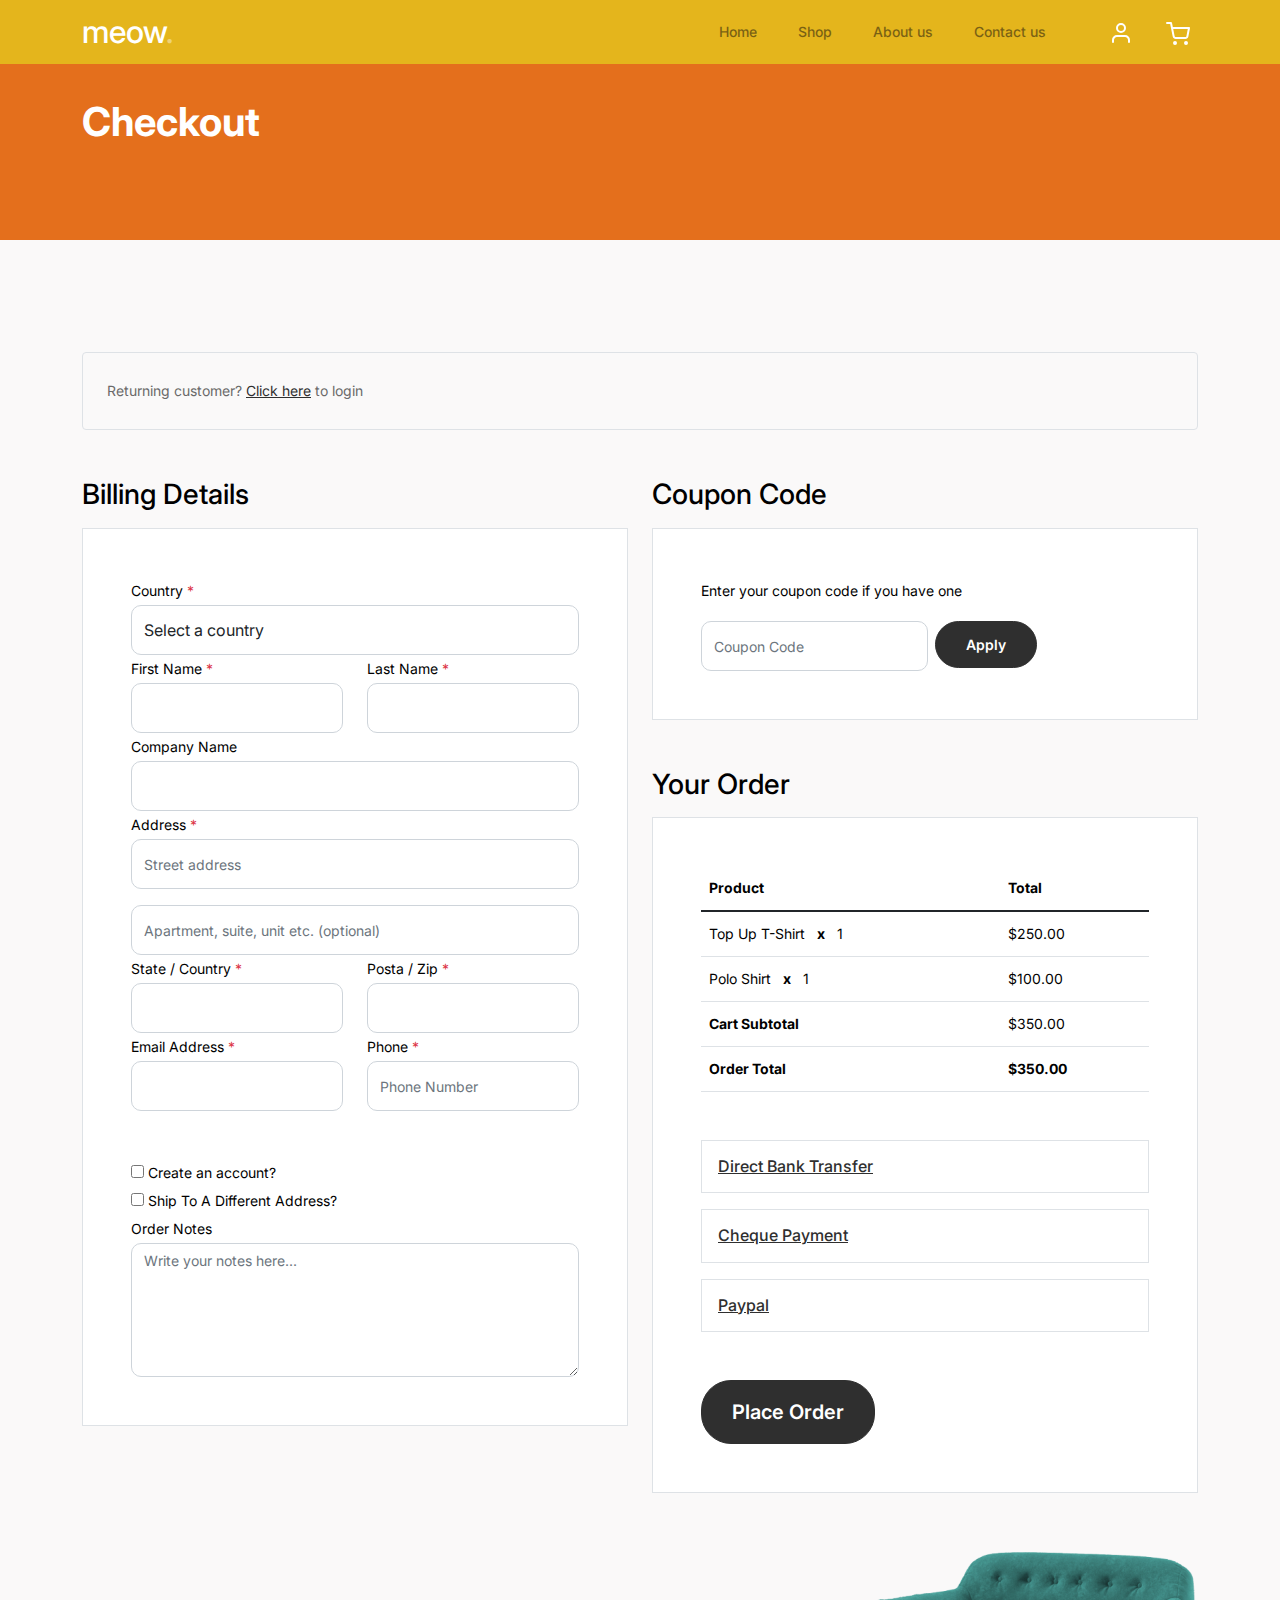
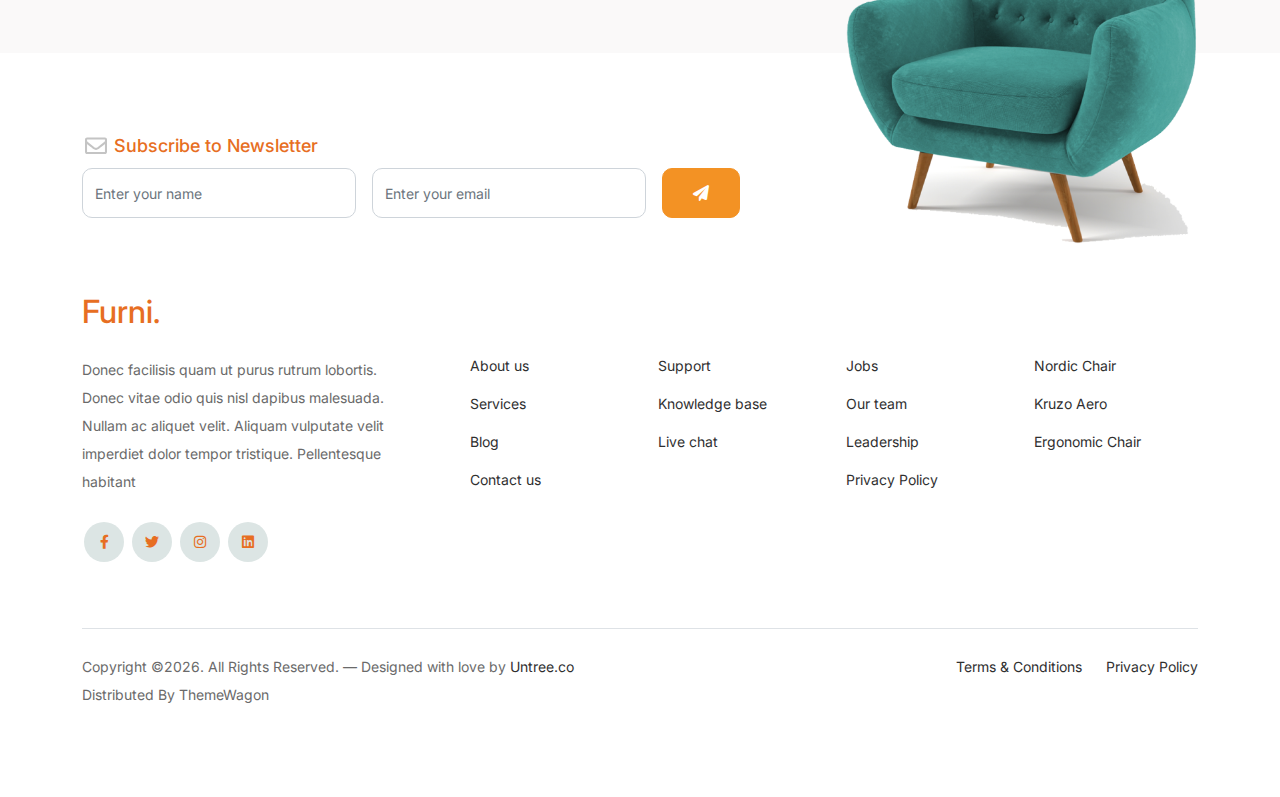
<file: checkout.html>
<!-- /*
* Bootstrap 5
* Template Name: Furni
* Template Author: Untree.co
* Template URI: https://untree.co/
* License: https://creativecommons.org/licenses/by/3.0/
*/ -->
<!doctype html>
<html lang="en">
<head>
  <meta charset="utf-8">
  <meta name="viewport" content="width=device-width, initial-scale=1, shrink-to-fit=no">
  <meta name="author" content="Untree.co">
  <link rel="shortcut icon" href="favicon.png">

  <meta name="description" content="" />
  <meta name="keywords" content="bootstrap, bootstrap4" />

		<!-- Bootstrap CSS -->
		<link href="css/bootstrap.min.css" rel="stylesheet">
		<link href="https://cdnjs.cloudflare.com/ajax/libs/font-awesome/6.0.0-beta3/css/all.min.css" rel="stylesheet">
		<link href="css/tiny-slider.css" rel="stylesheet">
		<link href="css/style.css" rel="stylesheet">
		<title>Furni Free Bootstrap 5 Template for Furniture and Interior Design Websites by Untree.co </title>
	</head>

	<body>

		<!-- Start Header/Navigation -->
		<nav class="custom-navbar navbar navbar navbar-expand-md navbar-dark bg-dark" arial-label="Furni navigation bar">

			<div class="container">
				<a class="navbar-brand" href="index.html">meow<span>.</span></a>

				<button class="navbar-toggler" type="button" data-bs-toggle="collapse" data-bs-target="#navbarsFurni" aria-controls="navbarsFurni" aria-expanded="false" aria-label="Toggle navigation">
					<span class="navbar-toggler-icon"></span>
				</button>

				<div class="collapse navbar-collapse" id="navbarsFurni">
					<ul class="custom-navbar-nav navbar-nav ms-auto mb-2 mb-md-0">
						<li class="nav-item ">
							<a class="nav-link" href="index.html">Home</a>
						</li>
						<li><a class="nav-link" href="shop.html">Shop</a></li>
						<li><a class="nav-link" href="about.html">About us</a></li>
						<li><a class="nav-link" href="contact.html">Contact us</a></li>
					</ul>

					<ul class="custom-navbar-cta navbar-nav mb-2 mb-md-0 ms-5">
						<li><a class="nav-link" href="#"><img src="images/user.svg"></a></li>
						<li><a class="nav-link" href="cart.html"><img src="images/cart.svg"></a></li>
					</ul>
				</div>
			</div>
				
		</nav>
		<!-- End Header/Navigation -->

		<!-- Start Hero Section -->
			<div class="hero">
				<div class="container">
					<div class="row justify-content-between">
						<div class="col-lg-5">
							<div class="intro-excerpt">
								<h1>Checkout</h1>
							</div>
						</div>
						<div class="col-lg-7">
							
						</div>
					</div>
				</div>
			</div>
		<!-- End Hero Section -->

		<div class="untree_co-section">
		    <div class="container">
		      <div class="row mb-5">
		        <div class="col-md-12">
		          <div class="border p-4 rounded" role="alert">
		            Returning customer? <a href="#">Click here</a> to login
		          </div>
		        </div>
		      </div>
		      <div class="row">
		        <div class="col-md-6 mb-5 mb-md-0">
		          <h2 class="h3 mb-3 text-black">Billing Details</h2>
		          <div class="p-3 p-lg-5 border bg-white">
		            <div class="form-group">
		              <label for="c_country" class="text-black">Country <span class="text-danger">*</span></label>
		              <select id="c_country" class="form-control">
		                <option value="1">Select a country</option>    
		                <option value="2">bangladesh</option>    
		                <option value="3">Algeria</option>    
		                <option value="4">Afghanistan</option>    
		                <option value="5">Ghana</option>    
		                <option value="6">Albania</option>    
		                <option value="7">Bahrain</option>    
		                <option value="8">Colombia</option>    
		                <option value="9">Dominican Republic</option>    
		              </select>
		            </div>
		            <div class="form-group row">
		              <div class="col-md-6">
		                <label for="c_fname" class="text-black">First Name <span class="text-danger">*</span></label>
		                <input type="text" class="form-control" id="c_fname" name="c_fname">
		              </div>
		              <div class="col-md-6">
		                <label for="c_lname" class="text-black">Last Name <span class="text-danger">*</span></label>
		                <input type="text" class="form-control" id="c_lname" name="c_lname">
		              </div>
		            </div>

		            <div class="form-group row">
		              <div class="col-md-12">
		                <label for="c_companyname" class="text-black">Company Name </label>
		                <input type="text" class="form-control" id="c_companyname" name="c_companyname">
		              </div>
		            </div>

		            <div class="form-group row">
		              <div class="col-md-12">
		                <label for="c_address" class="text-black">Address <span class="text-danger">*</span></label>
		                <input type="text" class="form-control" id="c_address" name="c_address" placeholder="Street address">
		              </div>
		            </div>

		            <div class="form-group mt-3">
		              <input type="text" class="form-control" placeholder="Apartment, suite, unit etc. (optional)">
		            </div>

		            <div class="form-group row">
		              <div class="col-md-6">
		                <label for="c_state_country" class="text-black">State / Country <span class="text-danger">*</span></label>
		                <input type="text" class="form-control" id="c_state_country" name="c_state_country">
		              </div>
		              <div class="col-md-6">
		                <label for="c_postal_zip" class="text-black">Posta / Zip <span class="text-danger">*</span></label>
		                <input type="text" class="form-control" id="c_postal_zip" name="c_postal_zip">
		              </div>
		            </div>

		            <div class="form-group row mb-5">
		              <div class="col-md-6">
		                <label for="c_email_address" class="text-black">Email Address <span class="text-danger">*</span></label>
		                <input type="text" class="form-control" id="c_email_address" name="c_email_address">
		              </div>
		              <div class="col-md-6">
		                <label for="c_phone" class="text-black">Phone <span class="text-danger">*</span></label>
		                <input type="text" class="form-control" id="c_phone" name="c_phone" placeholder="Phone Number">
		              </div>
		            </div>

		            <div class="form-group">
		              <label for="c_create_account" class="text-black" data-bs-toggle="collapse" href="#create_an_account" role="button" aria-expanded="false" aria-controls="create_an_account"><input type="checkbox" value="1" id="c_create_account"> Create an account?</label>
		              <div class="collapse" id="create_an_account">
		                <div class="py-2 mb-4">
		                  <p class="mb-3">Create an account by entering the information below. If you are a returning customer please login at the top of the page.</p>
		                  <div class="form-group">
		                    <label for="c_account_password" class="text-black">Account Password</label>
		                    <input type="email" class="form-control" id="c_account_password" name="c_account_password" placeholder="">
		                  </div>
		                </div>
		              </div>
		            </div>


		            <div class="form-group">
		              <label for="c_ship_different_address" class="text-black" data-bs-toggle="collapse" href="#ship_different_address" role="button" aria-expanded="false" aria-controls="ship_different_address"><input type="checkbox" value="1" id="c_ship_different_address"> Ship To A Different Address?</label>
		              <div class="collapse" id="ship_different_address">
		                <div class="py-2">

		                  <div class="form-group">
		                    <label for="c_diff_country" class="text-black">Country <span class="text-danger">*</span></label>
		                    <select id="c_diff_country" class="form-control">
		                      <option value="1">Select a country</option>    
		                      <option value="2">bangladesh</option>    
		                      <option value="3">Algeria</option>    
		                      <option value="4">Afghanistan</option>    
		                      <option value="5">Ghana</option>    
		                      <option value="6">Albania</option>    
		                      <option value="7">Bahrain</option>    
		                      <option value="8">Colombia</option>    
		                      <option value="9">Dominican Republic</option>    
		                    </select>
		                  </div>


		                  <div class="form-group row">
		                    <div class="col-md-6">
		                      <label for="c_diff_fname" class="text-black">First Name <span class="text-danger">*</span></label>
		                      <input type="text" class="form-control" id="c_diff_fname" name="c_diff_fname">
		                    </div>
		                    <div class="col-md-6">
		                      <label for="c_diff_lname" class="text-black">Last Name <span class="text-danger">*</span></label>
		                      <input type="text" class="form-control" id="c_diff_lname" name="c_diff_lname">
		                    </div>
		                  </div>

		                  <div class="form-group row">
		                    <div class="col-md-12">
		                      <label for="c_diff_companyname" class="text-black">Company Name </label>
		                      <input type="text" class="form-control" id="c_diff_companyname" name="c_diff_companyname">
		                    </div>
		                  </div>

		                  <div class="form-group row  mb-3">
		                    <div class="col-md-12">
		                      <label for="c_diff_address" class="text-black">Address <span class="text-danger">*</span></label>
		                      <input type="text" class="form-control" id="c_diff_address" name="c_diff_address" placeholder="Street address">
		                    </div>
		                  </div>

		                  <div class="form-group">
		                    <input type="text" class="form-control" placeholder="Apartment, suite, unit etc. (optional)">
		                  </div>

		                  <div class="form-group row">
		                    <div class="col-md-6">
		                      <label for="c_diff_state_country" class="text-black">State / Country <span class="text-danger">*</span></label>
		                      <input type="text" class="form-control" id="c_diff_state_country" name="c_diff_state_country">
		                    </div>
		                    <div class="col-md-6">
		                      <label for="c_diff_postal_zip" class="text-black">Posta / Zip <span class="text-danger">*</span></label>
		                      <input type="text" class="form-control" id="c_diff_postal_zip" name="c_diff_postal_zip">
		                    </div>
		                  </div>

		                  <div class="form-group row mb-5">
		                    <div class="col-md-6">
		                      <label for="c_diff_email_address" class="text-black">Email Address <span class="text-danger">*</span></label>
		                      <input type="text" class="form-control" id="c_diff_email_address" name="c_diff_email_address">
		                    </div>
		                    <div class="col-md-6">
		                      <label for="c_diff_phone" class="text-black">Phone <span class="text-danger">*</span></label>
		                      <input type="text" class="form-control" id="c_diff_phone" name="c_diff_phone" placeholder="Phone Number">
		                    </div>
		                  </div>

		                </div>

		              </div>
		            </div>

		            <div class="form-group">
		              <label for="c_order_notes" class="text-black">Order Notes</label>
		              <textarea name="c_order_notes" id="c_order_notes" cols="30" rows="5" class="form-control" placeholder="Write your notes here..."></textarea>
		            </div>

		          </div>
		        </div>
		        <div class="col-md-6">

		          <div class="row mb-5">
		            <div class="col-md-12">
		              <h2 class="h3 mb-3 text-black">Coupon Code</h2>
		              <div class="p-3 p-lg-5 border bg-white">

		                <label for="c_code" class="text-black mb-3">Enter your coupon code if you have one</label>
		                <div class="input-group w-75 couponcode-wrap">
		                  <input type="text" class="form-control me-2" id="c_code" placeholder="Coupon Code" aria-label="Coupon Code" aria-describedby="button-addon2">
		                  <div class="input-group-append">
		                    <button class="btn btn-black btn-sm" type="button" id="button-addon2">Apply</button>
		                  </div>
		                </div>

		              </div>
		            </div>
		          </div>

		          <div class="row mb-5">
		            <div class="col-md-12">
		              <h2 class="h3 mb-3 text-black">Your Order</h2>
		              <div class="p-3 p-lg-5 border bg-white">
		                <table class="table site-block-order-table mb-5">
		                  <thead>
		                    <th>Product</th>
		                    <th>Total</th>
		                  </thead>
		                  <tbody>
		                    <tr>
		                      <td>Top Up T-Shirt <strong class="mx-2">x</strong> 1</td>
		                      <td>$250.00</td>
		                    </tr>
		                    <tr>
		                      <td>Polo Shirt <strong class="mx-2">x</strong>   1</td>
		                      <td>$100.00</td>
		                    </tr>
		                    <tr>
		                      <td class="text-black font-weight-bold"><strong>Cart Subtotal</strong></td>
		                      <td class="text-black">$350.00</td>
		                    </tr>
		                    <tr>
		                      <td class="text-black font-weight-bold"><strong>Order Total</strong></td>
		                      <td class="text-black font-weight-bold"><strong>$350.00</strong></td>
		                    </tr>
		                  </tbody>
		                </table>

		                <div class="border p-3 mb-3">
		                  <h3 class="h6 mb-0"><a class="d-block" data-bs-toggle="collapse" href="#collapsebank" role="button" aria-expanded="false" aria-controls="collapsebank">Direct Bank Transfer</a></h3>

		                  <div class="collapse" id="collapsebank">
		                    <div class="py-2">
		                      <p class="mb-0">Make your payment directly into our bank account. Please use your Order ID as the payment reference. Your order won’t be shipped until the funds have cleared in our account.</p>
		                    </div>
		                  </div>
		                </div>

		                <div class="border p-3 mb-3">
		                  <h3 class="h6 mb-0"><a class="d-block" data-bs-toggle="collapse" href="#collapsecheque" role="button" aria-expanded="false" aria-controls="collapsecheque">Cheque Payment</a></h3>

		                  <div class="collapse" id="collapsecheque">
		                    <div class="py-2">
		                      <p class="mb-0">Make your payment directly into our bank account. Please use your Order ID as the payment reference. Your order won’t be shipped until the funds have cleared in our account.</p>
		                    </div>
		                  </div>
		                </div>

		                <div class="border p-3 mb-5">
		                  <h3 class="h6 mb-0"><a class="d-block" data-bs-toggle="collapse" href="#collapsepaypal" role="button" aria-expanded="false" aria-controls="collapsepaypal">Paypal</a></h3>

		                  <div class="collapse" id="collapsepaypal">
		                    <div class="py-2">
		                      <p class="mb-0">Make your payment directly into our bank account. Please use your Order ID as the payment reference. Your order won’t be shipped until the funds have cleared in our account.</p>
		                    </div>
		                  </div>
		                </div>

		                <div class="form-group">
		                  <button class="btn btn-black btn-lg py-3 btn-block" onclick="window.location='thankyou.html'">Place Order</button>
		                </div>

		              </div>
		            </div>
		          </div>

		        </div>
		      </div>
		      <!-- </form> -->
		    </div>
		  </div>

		<!-- Start Footer Section -->
		<footer class="footer-section">
			<div class="container relative">

				<div class="sofa-img">
					<img src="images/sofa.png" alt="Image" class="img-fluid">
				</div>

				<div class="row">
					<div class="col-lg-8">
						<div class="subscription-form">
							<h3 class="d-flex align-items-center"><span class="me-1"><img src="images/envelope-outline.svg" alt="Image" class="img-fluid"></span><span>Subscribe to Newsletter</span></h3>

							<form action="#" class="row g-3">
								<div class="col-auto">
									<input type="text" class="form-control" placeholder="Enter your name">
								</div>
								<div class="col-auto">
									<input type="email" class="form-control" placeholder="Enter your email">
								</div>
								<div class="col-auto">
									<button class="btn btn-primary">
										<span class="fa fa-paper-plane"></span>
									</button>
								</div>
							</form>

						</div>
					</div>
				</div>

				<div class="row g-5 mb-5">
					<div class="col-lg-4">
						<div class="mb-4 footer-logo-wrap"><a href="#" class="footer-logo">Furni<span>.</span></a></div>
						<p class="mb-4">Donec facilisis quam ut purus rutrum lobortis. Donec vitae odio quis nisl dapibus malesuada. Nullam ac aliquet velit. Aliquam vulputate velit imperdiet dolor tempor tristique. Pellentesque habitant</p>

						<ul class="list-unstyled custom-social">
							<li><a href="#"><span class="fa fa-brands fa-facebook-f"></span></a></li>
							<li><a href="#"><span class="fa fa-brands fa-twitter"></span></a></li>
							<li><a href="#"><span class="fa fa-brands fa-instagram"></span></a></li>
							<li><a href="#"><span class="fa fa-brands fa-linkedin"></span></a></li>
						</ul>
					</div>

					<div class="col-lg-8">
						<div class="row links-wrap">
							<div class="col-6 col-sm-6 col-md-3">
								<ul class="list-unstyled">
									<li><a href="#">About us</a></li>
									<li><a href="#">Services</a></li>
									<li><a href="#">Blog</a></li>
									<li><a href="#">Contact us</a></li>
								</ul>
							</div>

							<div class="col-6 col-sm-6 col-md-3">
								<ul class="list-unstyled">
									<li><a href="#">Support</a></li>
									<li><a href="#">Knowledge base</a></li>
									<li><a href="#">Live chat</a></li>
								</ul>
							</div>

							<div class="col-6 col-sm-6 col-md-3">
								<ul class="list-unstyled">
									<li><a href="#">Jobs</a></li>
									<li><a href="#">Our team</a></li>
									<li><a href="#">Leadership</a></li>
									<li><a href="#">Privacy Policy</a></li>
								</ul>
							</div>

							<div class="col-6 col-sm-6 col-md-3">
								<ul class="list-unstyled">
									<li><a href="#">Nordic Chair</a></li>
									<li><a href="#">Kruzo Aero</a></li>
									<li><a href="#">Ergonomic Chair</a></li>
								</ul>
							</div>
						</div>
					</div>

				</div>

				<div class="border-top copyright">
					<div class="row pt-4">
						<div class="col-lg-6">
							<p class="mb-2 text-center text-lg-start">Copyright &copy;<script>document.write(new Date().getFullYear());</script>. All Rights Reserved. &mdash; Designed with love by <a href="https://untree.co">Untree.co</a> Distributed By <a hreff="https://themewagon.com">ThemeWagon</a>  <!-- License information: https://untree.co/license/ -->
            </p>
						</div>

						<div class="col-lg-6 text-center text-lg-end">
							<ul class="list-unstyled d-inline-flex ms-auto">
								<li class="me-4"><a href="#">Terms &amp; Conditions</a></li>
								<li><a href="#">Privacy Policy</a></li>
							</ul>
						</div>

					</div>
				</div>

			</div>
		</footer>
		<!-- End Footer Section -->	


		<script src="js/bootstrap.bundle.min.js"></script>
		<script src="js/tiny-slider.js"></script>
		<script src="js/custom.js"></script>
	</body>

</html>
</file>
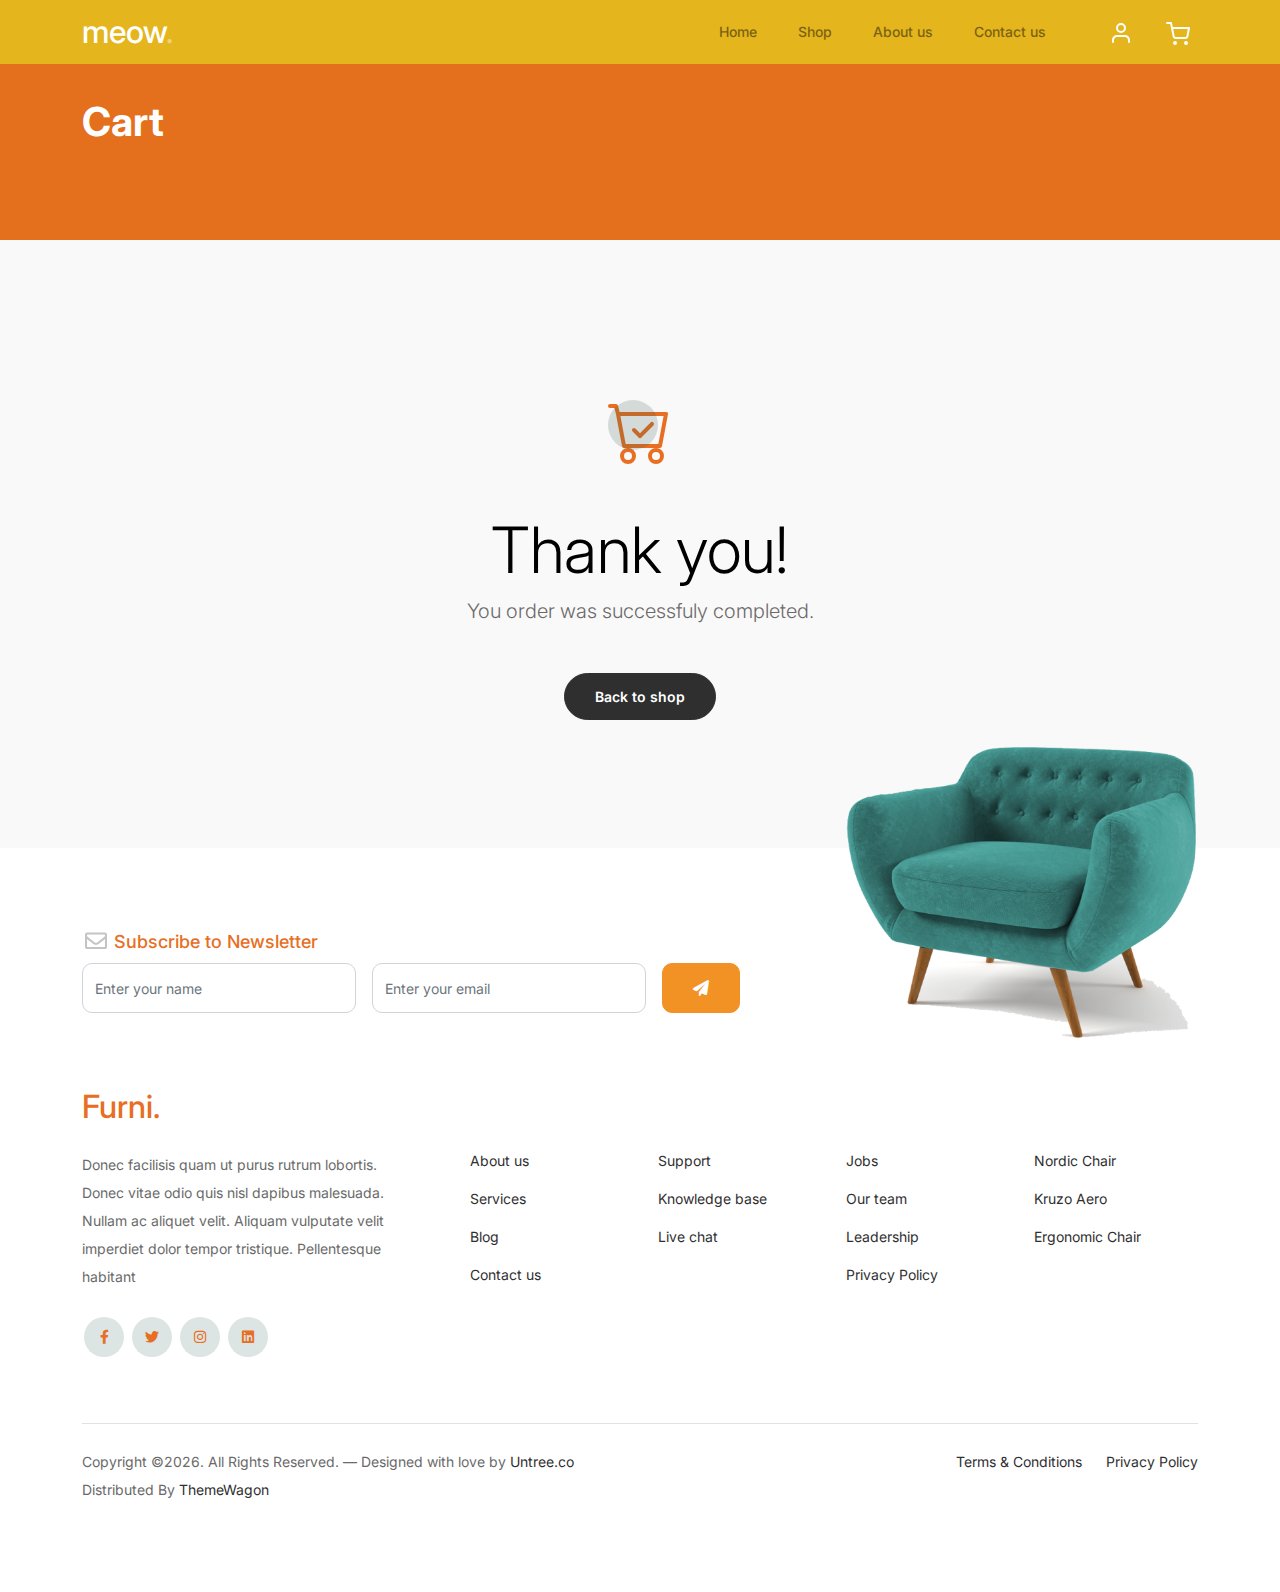
<file: thankyou.html>
<!-- /*
* Bootstrap 5
* Template Name: Furni
* Template Author: Untree.co
* Template URI: https://untree.co/
* License: https://creativecommons.org/licenses/by/3.0/
*/ -->
<!doctype html>
<html lang="en">
<head>
  <meta charset="utf-8">
  <meta name="viewport" content="width=device-width, initial-scale=1, shrink-to-fit=no">
  <meta name="author" content="Untree.co">
  <link rel="shortcut icon" href="favicon.png">

  <meta name="description" content="" />
  <meta name="keywords" content="bootstrap, bootstrap4" />

		<!-- Bootstrap CSS -->
		<link href="css/bootstrap.min.css" rel="stylesheet">
		<link href="https://cdnjs.cloudflare.com/ajax/libs/font-awesome/6.0.0-beta3/css/all.min.css" rel="stylesheet">
		<link href="css/tiny-slider.css" rel="stylesheet">
		<link href="css/style.css" rel="stylesheet">
		<title>Furni Free Bootstrap 5 Template for Furniture and Interior Design Websites by Untree.co </title>
	</head>

	<body>

		<!-- Start Header/Navigation -->
		<nav class="custom-navbar navbar navbar navbar-expand-md navbar-dark bg-dark" arial-label="Furni navigation bar">

			<div class="container">
				<a class="navbar-brand" href="index.html">meow<span>.</span></a>

				<button class="navbar-toggler" type="button" data-bs-toggle="collapse" data-bs-target="#navbarsFurni" aria-controls="navbarsFurni" aria-expanded="false" aria-label="Toggle navigation">
					<span class="navbar-toggler-icon"></span>
				</button>

				<div class="collapse navbar-collapse" id="navbarsFurni">
					<ul class="custom-navbar-nav navbar-nav ms-auto mb-2 mb-md-0">
						<li class="nav-item ">
							<a class="nav-link" href="index.html">Home</a>
						</li>
						<li><a class="nav-link" href="shop.html">Shop</a></li>
						<li><a class="nav-link" href="about.html">About us</a></li>
						<li><a class="nav-link" href="contact.html">Contact us</a></li>
					</ul>

					<ul class="custom-navbar-cta navbar-nav mb-2 mb-md-0 ms-5">
						<li><a class="nav-link" href="#"><img src="images/user.svg"></a></li>
						<li><a class="nav-link" href="cart.html"><img src="images/cart.svg"></a></li>
					</ul>
				</div>
			</div>
				
		</nav>
		<!-- End Header/Navigation -->

		<!-- Start Hero Section -->
			<div class="hero">
				<div class="container">
					<div class="row justify-content-between">
						<div class="col-lg-5">
							<div class="intro-excerpt">
								<h1>Cart</h1>
							</div>
						</div>
						<div class="col-lg-7">
							
						</div>
					</div>
				</div>
			</div>
		<!-- End Hero Section -->

		

		<div class="untree_co-section">
    <div class="container">
      <div class="row">
        <div class="col-md-12 text-center pt-5">
          <span class="display-3 thankyou-icon text-primary">
            <svg width="1em" height="1em" viewBox="0 0 16 16" class="bi bi-cart-check mb-5" fill="currentColor" xmlns="http://www.w3.org/2000/svg">
              <path fill-rule="evenodd" d="M11.354 5.646a.5.5 0 0 1 0 .708l-3 3a.5.5 0 0 1-.708 0l-1.5-1.5a.5.5 0 1 1 .708-.708L8 8.293l2.646-2.647a.5.5 0 0 1 .708 0z"/>
              <path fill-rule="evenodd" d="M0 1.5A.5.5 0 0 1 .5 1H2a.5.5 0 0 1 .485.379L2.89 3H14.5a.5.5 0 0 1 .491.592l-1.5 8A.5.5 0 0 1 13 12H4a.5.5 0 0 1-.491-.408L2.01 3.607 1.61 2H.5a.5.5 0 0 1-.5-.5zM3.102 4l1.313 7h8.17l1.313-7H3.102zM5 12a2 2 0 1 0 0 4 2 2 0 0 0 0-4zm7 0a2 2 0 1 0 0 4 2 2 0 0 0 0-4zm-7 1a1 1 0 1 0 0 2 1 1 0 0 0 0-2zm7 0a1 1 0 1 0 0 2 1 1 0 0 0 0-2z"/>
            </svg>
          </span>
          <h2 class="display-3 text-black">Thank you!</h2>
          <p class="lead mb-5">You order was successfuly completed.</p>
          <p><a href="shop.html" class="btn btn-sm btn-outline-black">Back to shop</a></p>
        </div>
      </div>
    </div>
  </div>

		<!-- Start Footer Section -->
		<footer class="footer-section">
			<div class="container relative">

				<div class="sofa-img">
					<img src="images/sofa.png" alt="Image" class="img-fluid">
				</div>

				<div class="row">
					<div class="col-lg-8">
						<div class="subscription-form">
							<h3 class="d-flex align-items-center"><span class="me-1"><img src="images/envelope-outline.svg" alt="Image" class="img-fluid"></span><span>Subscribe to Newsletter</span></h3>

							<form action="#" class="row g-3">
								<div class="col-auto">
									<input type="text" class="form-control" placeholder="Enter your name">
								</div>
								<div class="col-auto">
									<input type="email" class="form-control" placeholder="Enter your email">
								</div>
								<div class="col-auto">
									<button class="btn btn-primary">
										<span class="fa fa-paper-plane"></span>
									</button>
								</div>
							</form>

						</div>
					</div>
				</div>

				<div class="row g-5 mb-5">
					<div class="col-lg-4">
						<div class="mb-4 footer-logo-wrap"><a href="#" class="footer-logo">Furni<span>.</span></a></div>
						<p class="mb-4">Donec facilisis quam ut purus rutrum lobortis. Donec vitae odio quis nisl dapibus malesuada. Nullam ac aliquet velit. Aliquam vulputate velit imperdiet dolor tempor tristique. Pellentesque habitant</p>

						<ul class="list-unstyled custom-social">
							<li><a href="#"><span class="fa fa-brands fa-facebook-f"></span></a></li>
							<li><a href="#"><span class="fa fa-brands fa-twitter"></span></a></li>
							<li><a href="#"><span class="fa fa-brands fa-instagram"></span></a></li>
							<li><a href="#"><span class="fa fa-brands fa-linkedin"></span></a></li>
						</ul>
					</div>

					<div class="col-lg-8">
						<div class="row links-wrap">
							<div class="col-6 col-sm-6 col-md-3">
								<ul class="list-unstyled">
									<li><a href="#">About us</a></li>
									<li><a href="#">Services</a></li>
									<li><a href="#">Blog</a></li>
									<li><a href="#">Contact us</a></li>
								</ul>
							</div>

							<div class="col-6 col-sm-6 col-md-3">
								<ul class="list-unstyled">
									<li><a href="#">Support</a></li>
									<li><a href="#">Knowledge base</a></li>
									<li><a href="#">Live chat</a></li>
								</ul>
							</div>

							<div class="col-6 col-sm-6 col-md-3">
								<ul class="list-unstyled">
									<li><a href="#">Jobs</a></li>
									<li><a href="#">Our team</a></li>
									<li><a href="#">Leadership</a></li>
									<li><a href="#">Privacy Policy</a></li>
								</ul>
							</div>

							<div class="col-6 col-sm-6 col-md-3">
								<ul class="list-unstyled">
									<li><a href="#">Nordic Chair</a></li>
									<li><a href="#">Kruzo Aero</a></li>
									<li><a href="#">Ergonomic Chair</a></li>
								</ul>
							</div>
						</div>
					</div>

				</div>

				<div class="border-top copyright">
					<div class="row pt-4">
						<div class="col-lg-6">
							<p class="mb-2 text-center text-lg-start">Copyright &copy;<script>document.write(new Date().getFullYear());</script>. All Rights Reserved. &mdash; Designed with love by <a href="https://untree.co">Untree.co</a> Distributed By <a href="https://themewagon.com">ThemeWagon</a> <!-- License information: https://untree.co/license/ -->
            </p>
						</div>

						<div class="col-lg-6 text-center text-lg-end">
							<ul class="list-unstyled d-inline-flex ms-auto">
								<li class="me-4"><a href="#">Terms &amp; Conditions</a></li>
								<li><a href="#">Privacy Policy</a></li>
							</ul>
						</div>

					</div>
				</div>

			</div>
		</footer>
		<!-- End Footer Section -->	


		<script src="js/bootstrap.bundle.min.js"></script>
		<script src="js/tiny-slider.js"></script>
		<script src="js/custom.js"></script>
	</body>

</html>
</file>
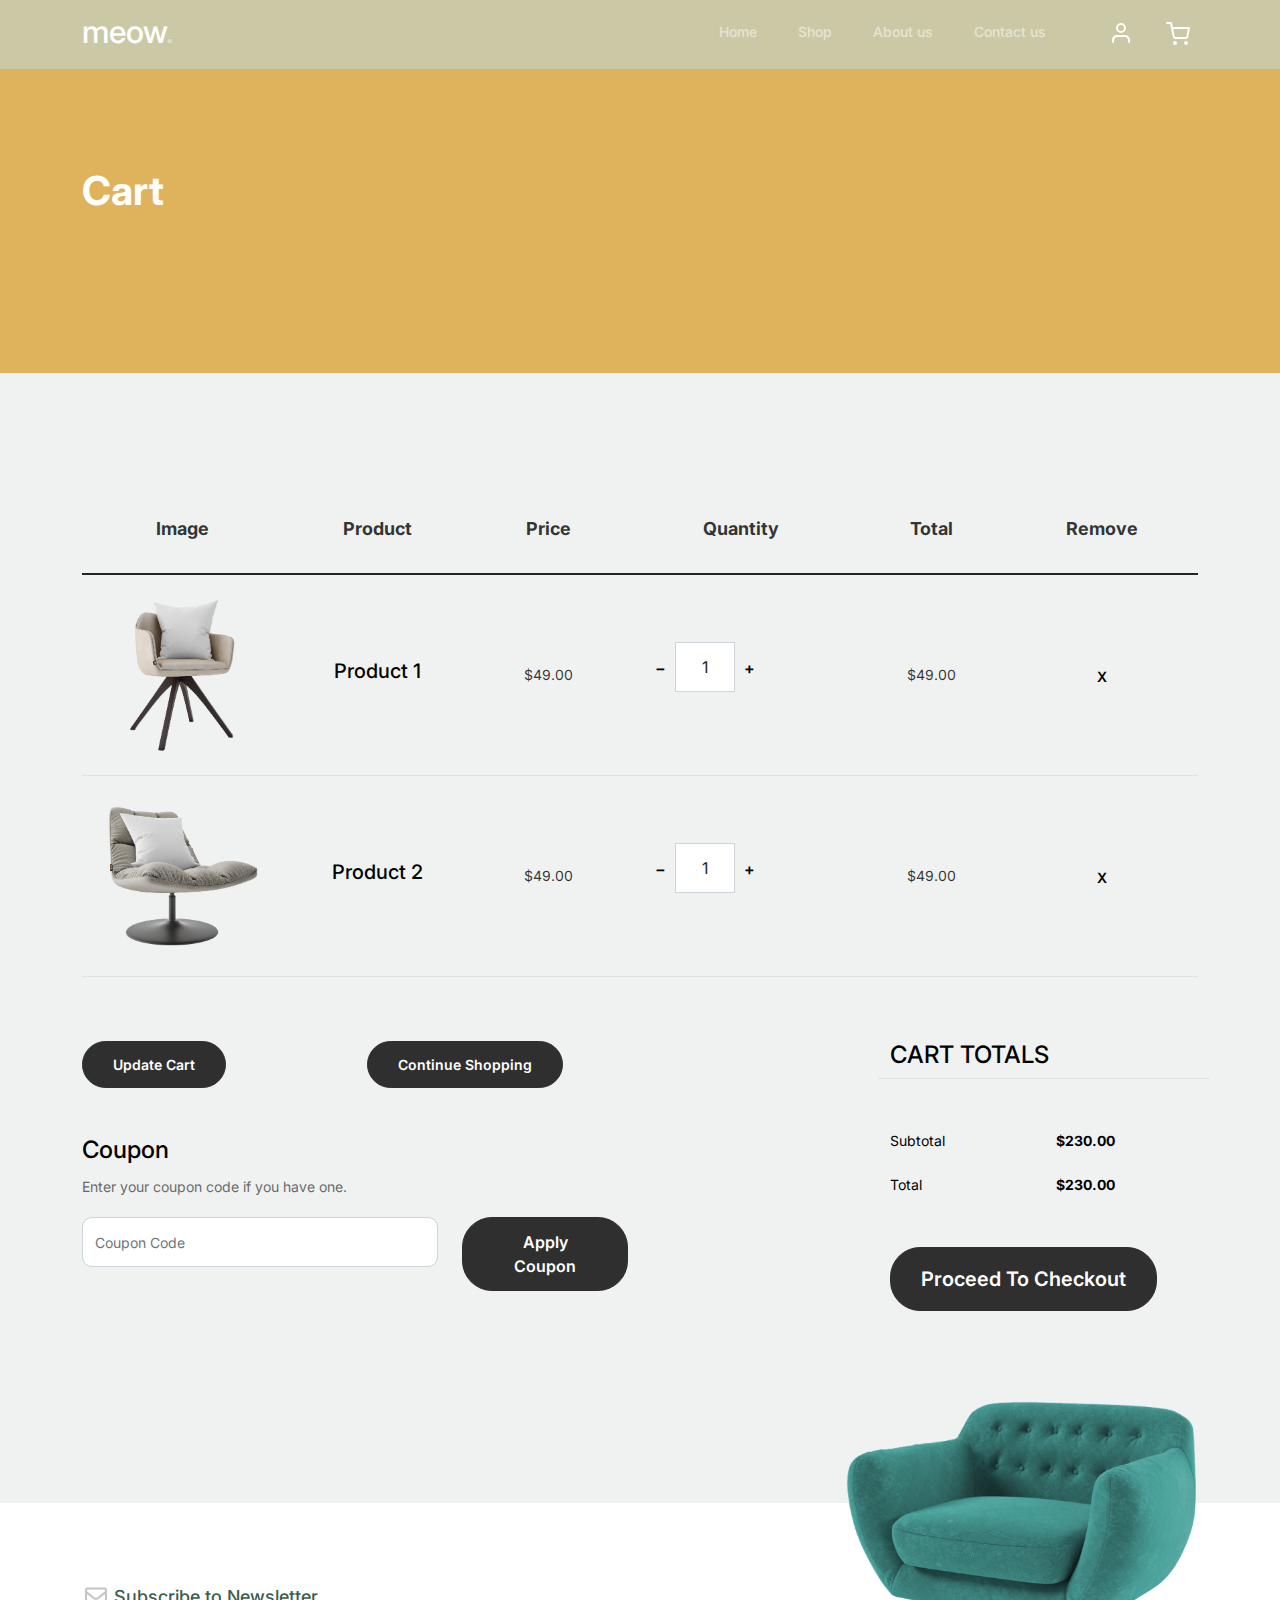
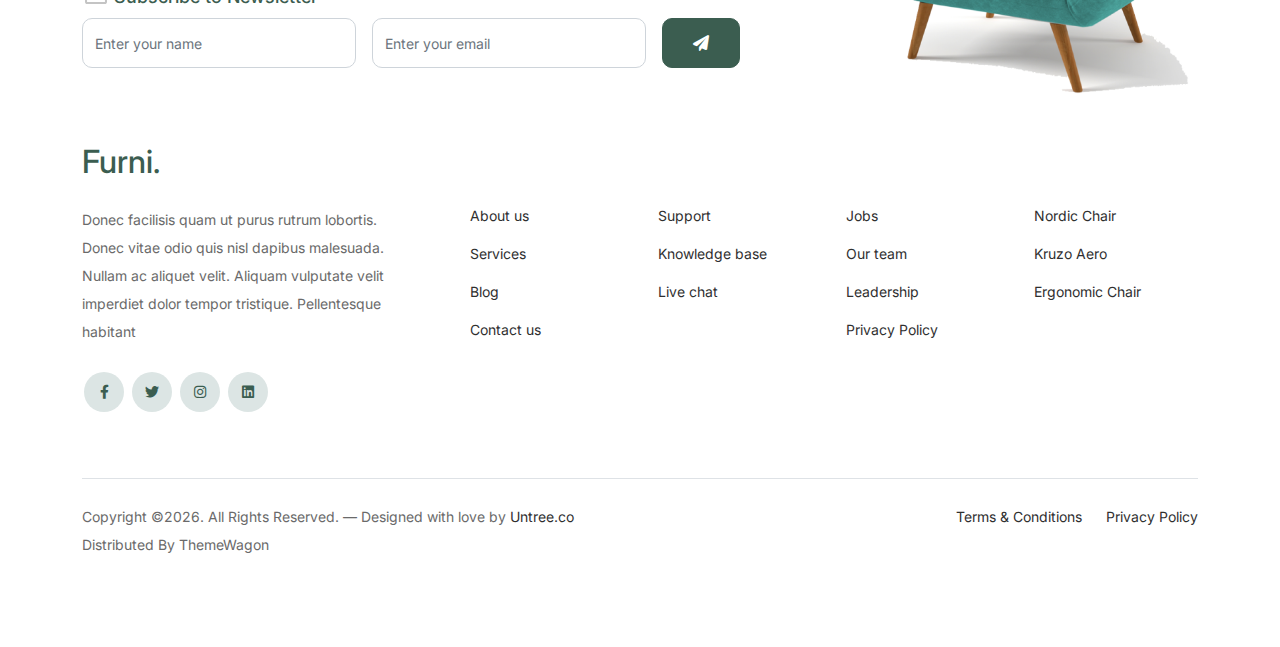
<file: furni-1.0.0/cart.html>
<!-- /*
* Bootstrap 5
* Template Name: Furni
* Template Author: Untree.co
* Template URI: https://untree.co/
* License: https://creativecommons.org/licenses/by/3.0/
*/ -->
<!doctype html>
<html lang="en">
<head>
  <meta charset="utf-8">
  <meta name="viewport" content="width=device-width, initial-scale=1, shrink-to-fit=no">
  <meta name="author" content="Untree.co">
  <link rel="shortcut icon" href="favicon.png">

  <meta name="description" content="" />
  <meta name="keywords" content="bootstrap, bootstrap4" />

		<!-- Bootstrap CSS -->
		<link href="css/bootstrap.min.css" rel="stylesheet">
		<link href="https://cdnjs.cloudflare.com/ajax/libs/font-awesome/6.0.0-beta3/css/all.min.css" rel="stylesheet">
		<link href="css/tiny-slider.css" rel="stylesheet">
		<link href="css/style.css" rel="stylesheet">
		<title>Furni Free Bootstrap 5 Template for Furniture and Interior Design Websites by Untree.co </title>
	</head>

	<body>

		<!-- Start Header/Navigation -->
		<nav class="custom-navbar navbar navbar navbar-expand-md navbar-dark bg-dark" arial-label="Furni navigation bar">

			<div class="container">
				<a class="navbar-brand" href="index.html">meow<span>.</span></a>

				<button class="navbar-toggler" type="button" data-bs-toggle="collapse" data-bs-target="#navbarsFurni" aria-controls="navbarsFurni" aria-expanded="false" aria-label="Toggle navigation">
					<span class="navbar-toggler-icon"></span>
				</button>

				<div class="collapse navbar-collapse" id="navbarsFurni">
					<ul class="custom-navbar-nav navbar-nav ms-auto mb-2 mb-md-0">
						<li class="nav-item ">
							<a class="nav-link" href="index.html">Home</a>
						</li>
						<li><a class="nav-link" href="shop.html">Shop</a></li>
						<li><a class="nav-link" href="about.html">About us</a></li>
						<li><a class="nav-link" href="contact.html">Contact us</a></li>
					</ul>

					<ul class="custom-navbar-cta navbar-nav mb-2 mb-md-0 ms-5">
						<li><a class="nav-link" href="#"><img src="images/user.svg"></a></li>
						<li><a class="nav-link" href="cart.html"><img src="images/cart.svg"></a></li>
					</ul>
				</div>
			</div>
				
		</nav>
		<!-- End Header/Navigation -->

		<!-- Start Hero Section -->
			<div class="hero">
				<div class="container">
					<div class="row justify-content-between">
						<div class="col-lg-5">
							<div class="intro-excerpt">
								<h1>Cart</h1>
							</div>
						</div>
						<div class="col-lg-7">
							
						</div>
					</div>
				</div>
			</div>
		<!-- End Hero Section -->

		

		<div class="untree_co-section before-footer-section">
            <div class="container">
              <div class="row mb-5">
                <form class="col-md-12" method="post">
                  <div class="site-blocks-table">
                    <table class="table">
                      <thead>
                        <tr>
                          <th class="product-thumbnail">Image</th>
                          <th class="product-name">Product</th>
                          <th class="product-price">Price</th>
                          <th class="product-quantity">Quantity</th>
                          <th class="product-total">Total</th>
                          <th class="product-remove">Remove</th>
                        </tr>
                      </thead>
                      <tbody>
                        <tr>
                          <td class="product-thumbnail">
                            <img src="images/product-1.png" alt="Image" class="img-fluid">
                          </td>
                          <td class="product-name">
                            <h2 class="h5 text-black">Product 1</h2>
                          </td>
                          <td>$49.00</td>
                          <td>
                            <div class="input-group mb-3 d-flex align-items-center quantity-container" style="max-width: 120px;">
                              <div class="input-group-prepend">
                                <button class="btn btn-outline-black decrease" type="button">&minus;</button>
                              </div>
                              <input type="text" class="form-control text-center quantity-amount" value="1" placeholder="" aria-label="Example text with button addon" aria-describedby="button-addon1">
                              <div class="input-group-append">
                                <button class="btn btn-outline-black increase" type="button">&plus;</button>
                              </div>
                            </div>
        
                          </td>
                          <td>$49.00</td>
                          <td><a href="#" class="btn btn-black btn-sm">X</a></td>
                        </tr>
        
                        <tr>
                          <td class="product-thumbnail">
                            <img src="images/product-2.png" alt="Image" class="img-fluid">
                          </td>
                          <td class="product-name">
                            <h2 class="h5 text-black">Product 2</h2>
                          </td>
                          <td>$49.00</td>
                          <td>
                            <div class="input-group mb-3 d-flex align-items-center quantity-container" style="max-width: 120px;">
                              <div class="input-group-prepend">
                                <button class="btn btn-outline-black decrease" type="button">&minus;</button>
                              </div>
                              <input type="text" class="form-control text-center quantity-amount" value="1" placeholder="" aria-label="Example text with button addon" aria-describedby="button-addon1">
                              <div class="input-group-append">
                                <button class="btn btn-outline-black increase" type="button">&plus;</button>
                              </div>
                            </div>
        
                          </td>
                          <td>$49.00</td>
                          <td><a href="#" class="btn btn-black btn-sm">X</a></td>
                        </tr>
                      </tbody>
                    </table>
                  </div>
                </form>
              </div>
        
              <div class="row">
                <div class="col-md-6">
                  <div class="row mb-5">
                    <div class="col-md-6 mb-3 mb-md-0">
                      <button class="btn btn-black btn-sm btn-block">Update Cart</button>
                    </div>
                    <div class="col-md-6">
                      <button class="btn btn-outline-black btn-sm btn-block">Continue Shopping</button>
                    </div>
                  </div>
                  <div class="row">
                    <div class="col-md-12">
                      <label class="text-black h4" for="coupon">Coupon</label>
                      <p>Enter your coupon code if you have one.</p>
                    </div>
                    <div class="col-md-8 mb-3 mb-md-0">
                      <input type="text" class="form-control py-3" id="coupon" placeholder="Coupon Code">
                    </div>
                    <div class="col-md-4">
                      <button class="btn btn-black">Apply Coupon</button>
                    </div>
                  </div>
                </div>
                <div class="col-md-6 pl-5">
                  <div class="row justify-content-end">
                    <div class="col-md-7">
                      <div class="row">
                        <div class="col-md-12 text-right border-bottom mb-5">
                          <h3 class="text-black h4 text-uppercase">Cart Totals</h3>
                        </div>
                      </div>
                      <div class="row mb-3">
                        <div class="col-md-6">
                          <span class="text-black">Subtotal</span>
                        </div>
                        <div class="col-md-6 text-right">
                          <strong class="text-black">$230.00</strong>
                        </div>
                      </div>
                      <div class="row mb-5">
                        <div class="col-md-6">
                          <span class="text-black">Total</span>
                        </div>
                        <div class="col-md-6 text-right">
                          <strong class="text-black">$230.00</strong>
                        </div>
                      </div>
        
                      <div class="row">
                        <div class="col-md-12">
                          <button class="btn btn-black btn-lg py-3 btn-block" onclick="window.location='checkout.html'">Proceed To Checkout</button>
                        </div>
                      </div>
                    </div>
                  </div>
                </div>
              </div>
            </div>
          </div>
		

		<!-- Start Footer Section -->
		<footer class="footer-section">
			<div class="container relative">

				<div class="sofa-img">
					<img src="images/sofa.png" alt="Image" class="img-fluid">
				</div>

				<div class="row">
					<div class="col-lg-8">
						<div class="subscription-form">
							<h3 class="d-flex align-items-center"><span class="me-1"><img src="images/envelope-outline.svg" alt="Image" class="img-fluid"></span><span>Subscribe to Newsletter</span></h3>

							<form action="#" class="row g-3">
								<div class="col-auto">
									<input type="text" class="form-control" placeholder="Enter your name">
								</div>
								<div class="col-auto">
									<input type="email" class="form-control" placeholder="Enter your email">
								</div>
								<div class="col-auto">
									<button class="btn btn-primary">
										<span class="fa fa-paper-plane"></span>
									</button>
								</div>
							</form>

						</div>
					</div>
				</div>

				<div class="row g-5 mb-5">
					<div class="col-lg-4">
						<div class="mb-4 footer-logo-wrap"><a href="#" class="footer-logo">Furni<span>.</span></a></div>
						<p class="mb-4">Donec facilisis quam ut purus rutrum lobortis. Donec vitae odio quis nisl dapibus malesuada. Nullam ac aliquet velit. Aliquam vulputate velit imperdiet dolor tempor tristique. Pellentesque habitant</p>

						<ul class="list-unstyled custom-social">
							<li><a href="#"><span class="fa fa-brands fa-facebook-f"></span></a></li>
							<li><a href="#"><span class="fa fa-brands fa-twitter"></span></a></li>
							<li><a href="#"><span class="fa fa-brands fa-instagram"></span></a></li>
							<li><a href="#"><span class="fa fa-brands fa-linkedin"></span></a></li>
						</ul>
					</div>

					<div class="col-lg-8">
						<div class="row links-wrap">
							<div class="col-6 col-sm-6 col-md-3">
								<ul class="list-unstyled">
									<li><a href="#">About us</a></li>
									<li><a href="#">Services</a></li>
									<li><a href="#">Blog</a></li>
									<li><a href="#">Contact us</a></li>
								</ul>
							</div>

							<div class="col-6 col-sm-6 col-md-3">
								<ul class="list-unstyled">
									<li><a href="#">Support</a></li>
									<li><a href="#">Knowledge base</a></li>
									<li><a href="#">Live chat</a></li>
								</ul>
							</div>

							<div class="col-6 col-sm-6 col-md-3">
								<ul class="list-unstyled">
									<li><a href="#">Jobs</a></li>
									<li><a href="#">Our team</a></li>
									<li><a href="#">Leadership</a></li>
									<li><a href="#">Privacy Policy</a></li>
								</ul>
							</div>

							<div class="col-6 col-sm-6 col-md-3">
								<ul class="list-unstyled">
									<li><a href="#">Nordic Chair</a></li>
									<li><a href="#">Kruzo Aero</a></li>
									<li><a href="#">Ergonomic Chair</a></li>
								</ul>
							</div>
						</div>
					</div>

				</div>

				<div class="border-top copyright">
					<div class="row pt-4">
						<div class="col-lg-6">
							<p class="mb-2 text-center text-lg-start">Copyright &copy;<script>document.write(new Date().getFullYear());</script>. All Rights Reserved. &mdash; Designed with love by <a href="https://untree.co">Untree.co</a> Distributed By <a hreff="https://themewagon.com">ThemeWagon</a>  <!-- License information: https://untree.co/license/ -->
            </p>
						</div>

						<div class="col-lg-6 text-center text-lg-end">
							<ul class="list-unstyled d-inline-flex ms-auto">
								<li class="me-4"><a href="#">Terms &amp; Conditions</a></li>
								<li><a href="#">Privacy Policy</a></li>
							</ul>
						</div>

					</div>
				</div>

			</div>
		</footer>
		<!-- End Footer Section -->	


		<script src="js/bootstrap.bundle.min.js"></script>
		<script src="js/tiny-slider.js"></script>
		<script src="js/custom.js"></script>
	</body>

</html>
</file>
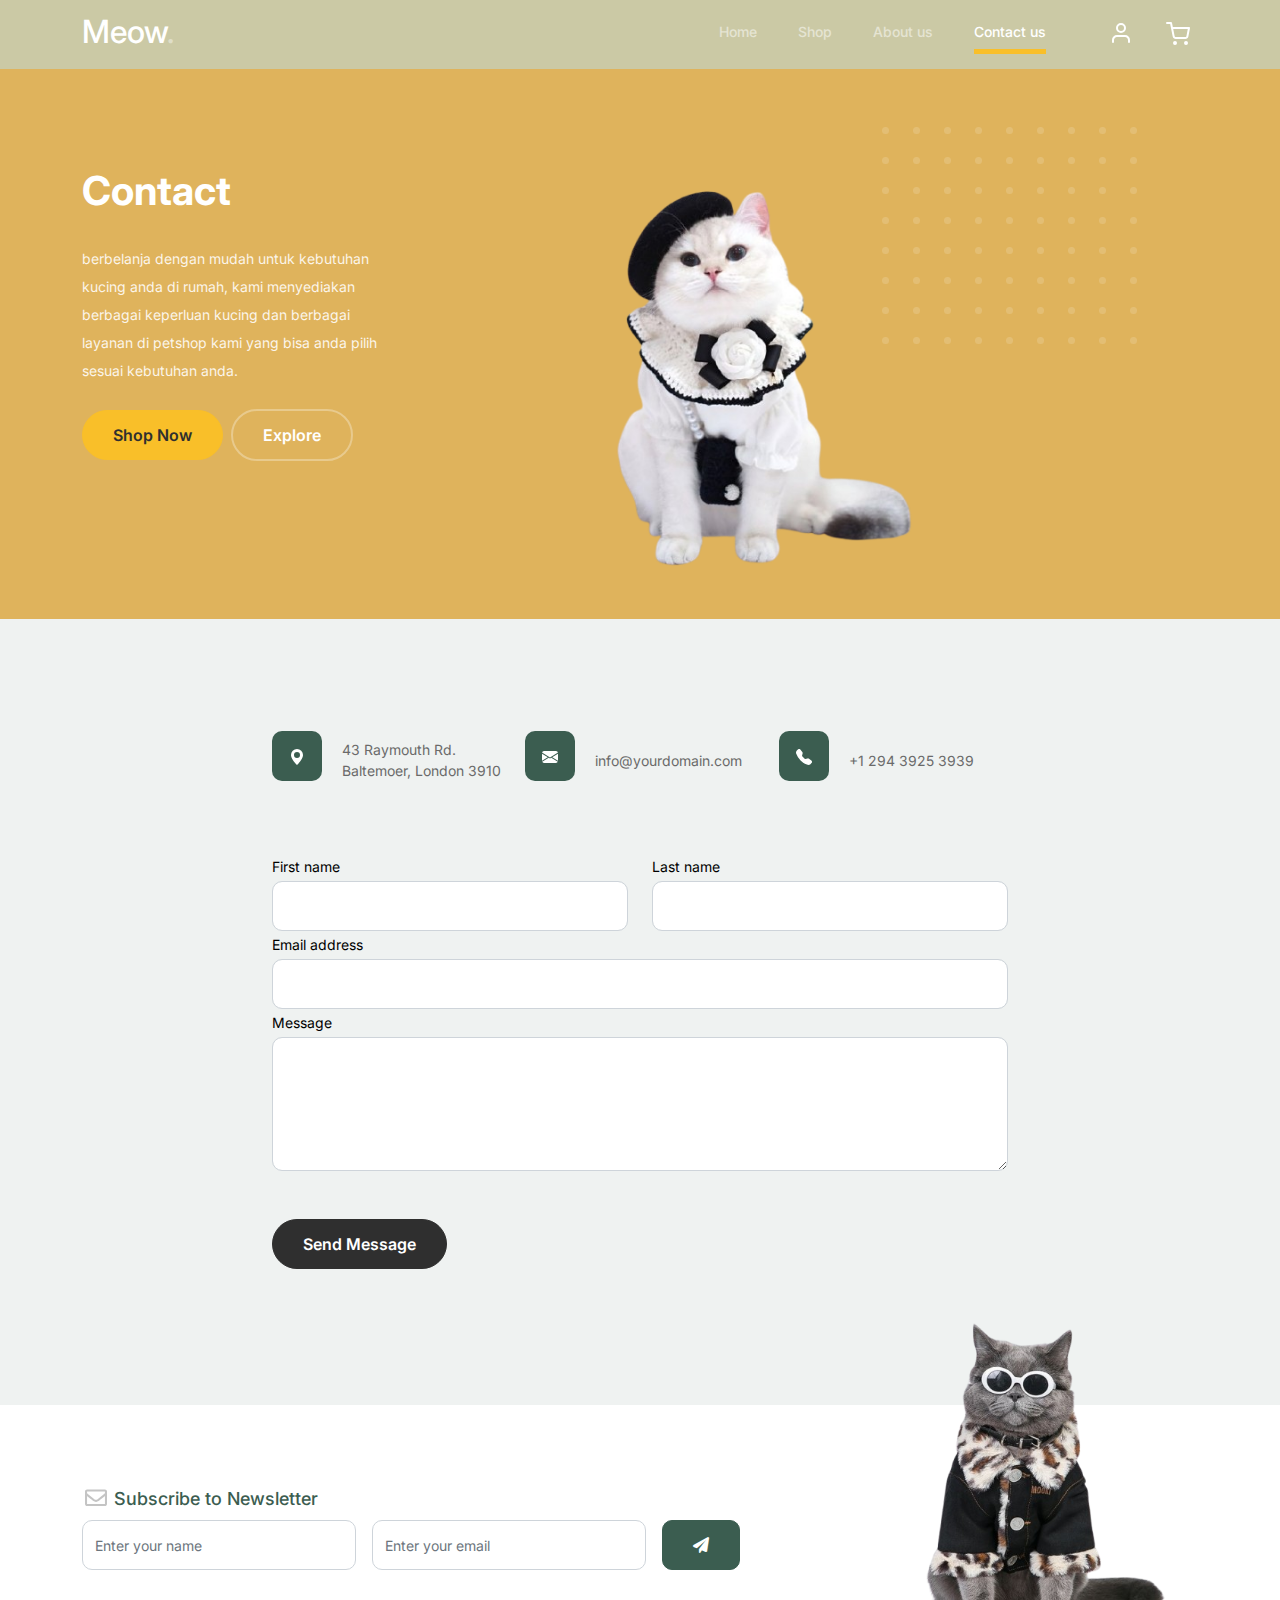
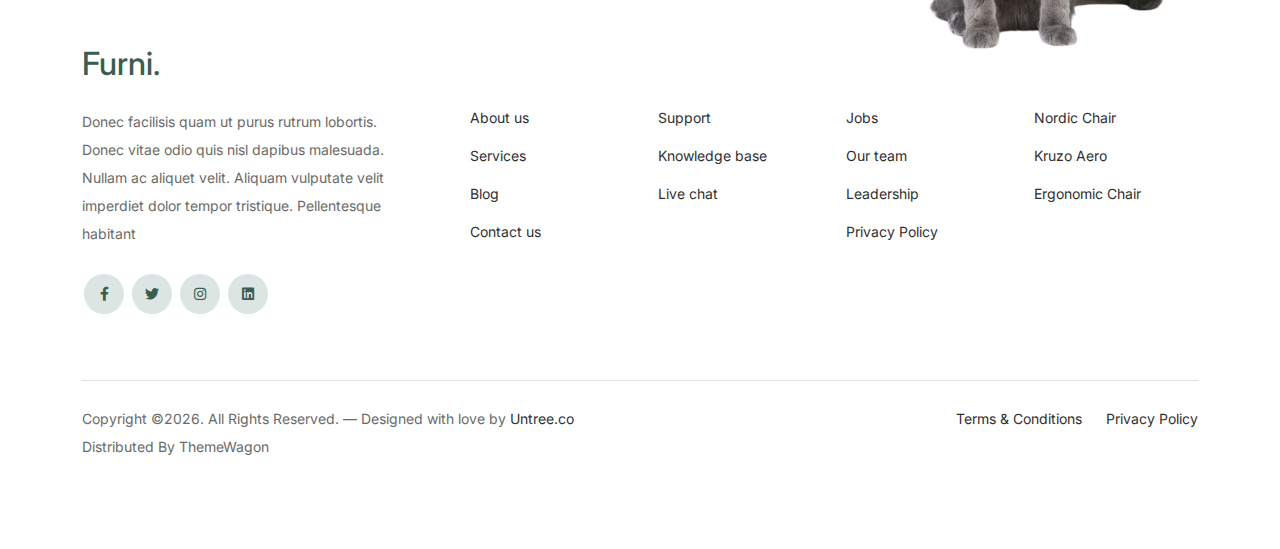
<file: furni-1.0.0/contact.html>
<!-- /*
* Bootstrap 5
* Template Name: Furni
* Template Author: Untree.co
* Template URI: https://untree.co/
* License: https://creativecommons.org/licenses/by/3.0/
*/ -->
<!doctype html>
<html lang="en">
<head>
  <meta charset="utf-8">
  <meta name="viewport" content="width=device-width, initial-scale=1, shrink-to-fit=no">
  <meta name="author" content="Untree.co">
  <link rel="shortcut icon" href="kiki meow.png">

  <meta name="description" content="" />
  <meta name="keywords" content="bootstrap, bootstrap4" />

		<!-- Bootstrap CSS -->
		<link href="css/bootstrap.min.css" rel="stylesheet">
		<link href="https://cdnjs.cloudflare.com/ajax/libs/font-awesome/6.0.0-beta3/css/all.min.css" rel="stylesheet">
		<link href="css/tiny-slider.css" rel="stylesheet">
		<link href="css/style.css" rel="stylesheet">
		<title>Furni Free Bootstrap 5 Template for Furniture and Interior Design Websites by Untree.co </title>
	</head>

	<body>

		<!-- Start Header/Navigation -->
		<nav class="custom-navbar navbar navbar navbar-expand-md navbar-dark bg-dark" arial-label="Furni navigation bar">

			<div class="container">
				<a class="navbar-brand" href="index.html">Meow<span>.</span></a>

				<button class="navbar-toggler" type="button" data-bs-toggle="collapse" data-bs-target="#navbarsFurni" aria-controls="navbarsFurni" aria-expanded="false" aria-label="Toggle navigation">
					<span class="navbar-toggler-icon"></span>
				</button>

				<div class="collapse navbar-collapse" id="navbarsFurni">
					<ul class="custom-navbar-nav navbar-nav ms-auto mb-2 mb-md-0">
						<li class="nav-item">
							<a class="nav-link" href="index.html">Home</a>
						</li>
						<li><a class="nav-link" href="shop.html">Shop</a></li>
						<li><a class="nav-link" href="about.html">About us</a></li>
						<li class="active"><a class="nav-link" href="contact.html">Contact us</a></li>
					</ul>

					<ul class="custom-navbar-cta navbar-nav mb-2 mb-md-0 ms-5">
						<li><a class="nav-link" href="#"><img src="images/user.svg"></a></li>
						<li><a class="nav-link" href="cart.html"><img src="images/cart.svg"></a></li>
					</ul>
				</div>
			</div>
				
		</nav>
		<!-- End Header/Navigation -->

		<!-- Start Hero Section -->
			<div class="hero">
				<div class="container">
					<div class="row justify-content-between">
						<div class="col-lg-5">
							<div class="intro-excerpt">
								<h1>Contact</h1>
								<p class="mb-4">berbelanja dengan mudah untuk kebutuhan kucing anda di rumah, kami menyediakan berbagai keperluan kucing dan berbagai layanan di petshop kami yang bisa anda pilih sesuai kebutuhan anda.</p>
								<p><a href="" class="btn btn-secondary me-2">Shop Now</a><a href="#" class="btn btn-white-outline">Explore</a></p>
							</div>
						</div>
						<div class="col-lg-7">
							<div class="hero-img-wrap">
								<img src="images/3ad7b06c-6d7f-45ca-96b8-ab6c58e4091.png" class="img-fluid">
							</div>
						</div>
					</div>
				</div>
			</div>
		<!-- End Hero Section -->

		
		<!-- Start Contact Form -->
		<div class="untree_co-section">
      <div class="container">

        <div class="block">
          <div class="row justify-content-center">


            <div class="col-md-8 col-lg-8 pb-4">


              <div class="row mb-5">
                <div class="col-lg-4">
                  <div  class="service no-shadow align-items-center link horizontal d-flex active" data-aos="fade-left" data-aos-delay="0">
                    <div class="service-icon color-1 mb-4">
                      <svg xmlns="http://www.w3.org/2000/svg" width="16" height="16" fill="currentColor" class="bi bi-geo-alt-fill" viewBox="0 0 16 16">
                        <path d="M8 16s6-5.686 6-10A6 6 0 0 0 2 6c0 4.314 6 10 6 10zm0-7a3 3 0 1 1 0-6 3 3 0 0 1 0 6z"/>
                      </svg>
                    </div> <!-- /.icon -->
                    <div class="service-contents">
                      <p>43 Raymouth Rd. Baltemoer, London 3910</p>
                    </div> <!-- /.service-contents-->
                  </div> <!-- /.service -->
                </div>

                <div class="col-lg-4">
                  <div  class="service no-shadow align-items-center link horizontal d-flex active" data-aos="fade-left" data-aos-delay="0">
                    <div class="service-icon color-1 mb-4">
                      <svg xmlns="http://www.w3.org/2000/svg" width="16" height="16" fill="currentColor" class="bi bi-envelope-fill" viewBox="0 0 16 16">
                        <path d="M.05 3.555A2 2 0 0 1 2 2h12a2 2 0 0 1 1.95 1.555L8 8.414.05 3.555zM0 4.697v7.104l5.803-3.558L0 4.697zM6.761 8.83l-6.57 4.027A2 2 0 0 0 2 14h12a2 2 0 0 0 1.808-1.144l-6.57-4.027L8 9.586l-1.239-.757zm3.436-.586L16 11.801V4.697l-5.803 3.546z"/>
                      </svg>
                    </div> <!-- /.icon -->
                    <div class="service-contents">
                      <p>info@yourdomain.com</p>
                    </div> <!-- /.service-contents-->
                  </div> <!-- /.service -->
                </div>

                <div class="col-lg-4">
                  <div  class="service no-shadow align-items-center link horizontal d-flex active" data-aos="fade-left" data-aos-delay="0">
                    <div class="service-icon color-1 mb-4">
                      <svg xmlns="http://www.w3.org/2000/svg" width="16" height="16" fill="currentColor" class="bi bi-telephone-fill" viewBox="0 0 16 16">
                        <path fill-rule="evenodd" d="M1.885.511a1.745 1.745 0 0 1 2.61.163L6.29 2.98c.329.423.445.974.315 1.494l-.547 2.19a.678.678 0 0 0 .178.643l2.457 2.457a.678.678 0 0 0 .644.178l2.189-.547a1.745 1.745 0 0 1 1.494.315l2.306 1.794c.829.645.905 1.87.163 2.611l-1.034 1.034c-.74.74-1.846 1.065-2.877.702a18.634 18.634 0 0 1-7.01-4.42 18.634 18.634 0 0 1-4.42-7.009c-.362-1.03-.037-2.137.703-2.877L1.885.511z"/>
                      </svg>
                    </div> <!-- /.icon -->
                    <div class="service-contents">
                      <p>+1 294 3925 3939</p>
                    </div> <!-- /.service-contents-->
                  </div> <!-- /.service -->
                </div>
              </div>

              <form>
                <div class="row">
                  <div class="col-6">
                    <div class="form-group">
                      <label class="text-black" for="fname">First name</label>
                      <input type="text" class="form-control" id="fname">
                    </div>
                  </div>
                  <div class="col-6">
                    <div class="form-group">
                      <label class="text-black" for="lname">Last name</label>
                      <input type="text" class="form-control" id="lname">
                    </div>
                  </div>
                </div>
                <div class="form-group">
                  <label class="text-black" for="email">Email address</label>
                  <input type="email" class="form-control" id="email">
                </div>

                <div class="form-group mb-5">
                  <label class="text-black" for="message">Message</label>
                  <textarea name="" class="form-control" id="message" cols="30" rows="5"></textarea>
                </div>

                <button type="submit" class="btn btn-primary-hover-outline">Send Message</button>
              </form>

            </div>

          </div>

        </div>

      </div>


    </div>
  </div>

  <!-- End Contact Form -->

		

		<!-- Start Footer Section -->
		<footer class="footer-section">
			<div class="container relative">

				<div class="sofa-img">
					<img src="images/Cat_Clothes_Plush_Polar_Winter_Warm_Jacket_Coat_Leopard.png" alt="Image" class="img-fluid">
				</div>

				<div class="row">
					<div class="col-lg-8">
						<div class="subscription-form">
							<h3 class="d-flex align-items-center"><span class="me-1"><img src="images/envelope-outline.svg" alt="Image" class="img-fluid"></span><span>Subscribe to Newsletter</span></h3>

							<form action="#" class="row g-3">
								<div class="col-auto">
									<input type="text" class="form-control" placeholder="Enter your name">
								</div>
								<div class="col-auto">
									<input type="email" class="form-control" placeholder="Enter your email">
								</div>
								<div class="col-auto">
									<button class="btn btn-primary">
										<span class="fa fa-paper-plane"></span>
									</button>
								</div>
							</form>

						</div>
					</div>
				</div>

				<div class="row g-5 mb-5">
					<div class="col-lg-4">
						<div class="mb-4 footer-logo-wrap"><a href="#" class="footer-logo">Furni<span>.</span></a></div>
						<p class="mb-4">Donec facilisis quam ut purus rutrum lobortis. Donec vitae odio quis nisl dapibus malesuada. Nullam ac aliquet velit. Aliquam vulputate velit imperdiet dolor tempor tristique. Pellentesque habitant</p>

						<ul class="list-unstyled custom-social">
							<li><a href="#"><span class="fa fa-brands fa-facebook-f"></span></a></li>
							<li><a href="#"><span class="fa fa-brands fa-twitter"></span></a></li>
							<li><a href="#"><span class="fa fa-brands fa-instagram"></span></a></li>
							<li><a href="#"><span class="fa fa-brands fa-linkedin"></span></a></li>
						</ul>
					</div>

					<div class="col-lg-8">
						<div class="row links-wrap">
							<div class="col-6 col-sm-6 col-md-3">
								<ul class="list-unstyled">
									<li><a href="#">About us</a></li>
									<li><a href="#">Services</a></li>
									<li><a href="#">Blog</a></li>
									<li><a href="#">Contact us</a></li>
								</ul>
							</div>

							<div class="col-6 col-sm-6 col-md-3">
								<ul class="list-unstyled">
									<li><a href="#">Support</a></li>
									<li><a href="#">Knowledge base</a></li>
									<li><a href="#">Live chat</a></li>
								</ul>
							</div>

							<div class="col-6 col-sm-6 col-md-3">
								<ul class="list-unstyled">
									<li><a href="#">Jobs</a></li>
									<li><a href="#">Our team</a></li>
									<li><a href="#">Leadership</a></li>
									<li><a href="#">Privacy Policy</a></li>
								</ul>
							</div>

							<div class="col-6 col-sm-6 col-md-3">
								<ul class="list-unstyled">
									<li><a href="#">Nordic Chair</a></li>
									<li><a href="#">Kruzo Aero</a></li>
									<li><a href="#">Ergonomic Chair</a></li>
								</ul>
							</div>
						</div>
					</div>

				</div>

				<div class="border-top copyright">
					<div class="row pt-4">
						<div class="col-lg-6">
							<p class="mb-2 text-center text-lg-start">Copyright &copy;<script>document.write(new Date().getFullYear());</script>. All Rights Reserved. &mdash; Designed with love by <a href="https://untree.co">Untree.co</a> Distributed By <a hreff="https://themewagon.com">ThemeWagon</a>  <!-- License information: https://untree.co/license/ -->
            </p>
						</div>

						<div class="col-lg-6 text-center text-lg-end">
							<ul class="list-unstyled d-inline-flex ms-auto">
								<li class="me-4"><a href="#">Terms &amp; Conditions</a></li>
								<li><a href="#">Privacy Policy</a></li>
							</ul>
						</div>

					</div>
				</div>

			</div>
		</footer>
		<!-- End Footer Section -->	


		<script src="js/bootstrap.bundle.min.js"></script>
		<script src="js/tiny-slider.js"></script>
		<script src="js/custom.js"></script>
	</body>

</html>
</file>
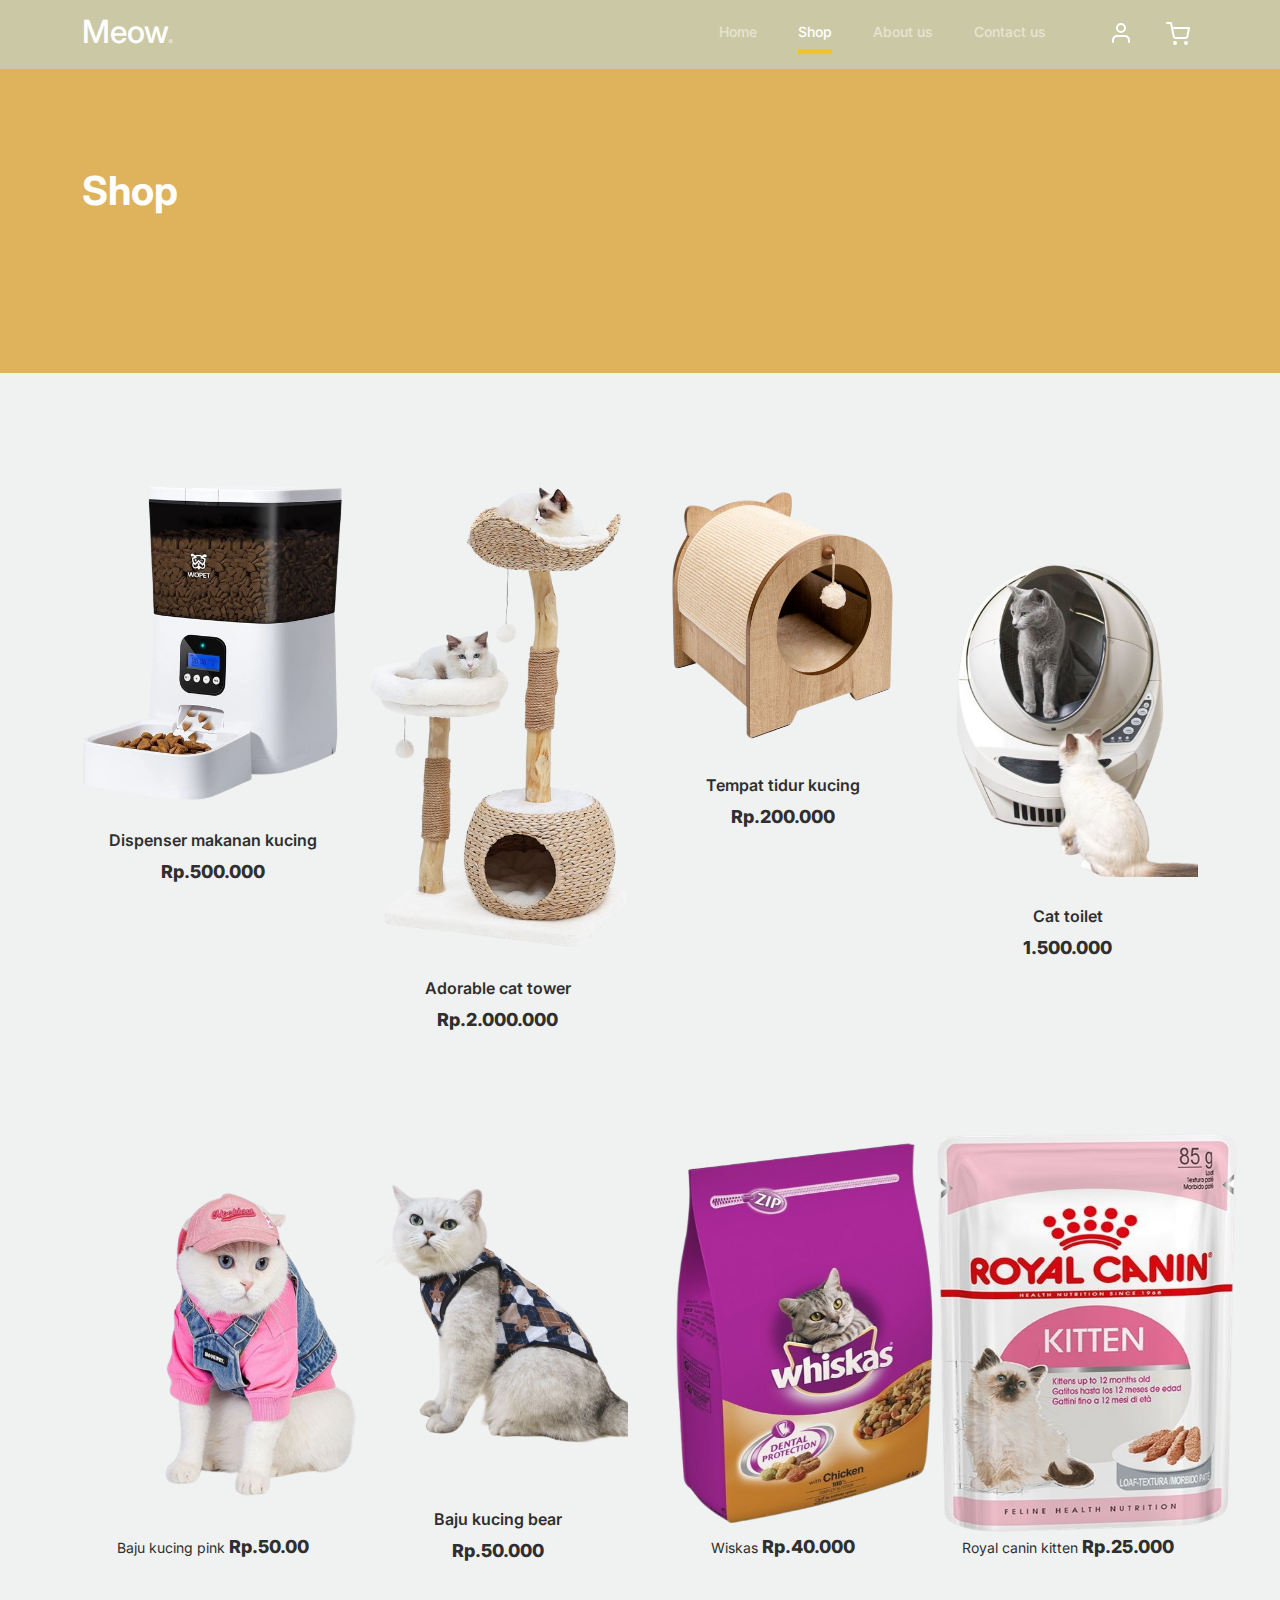
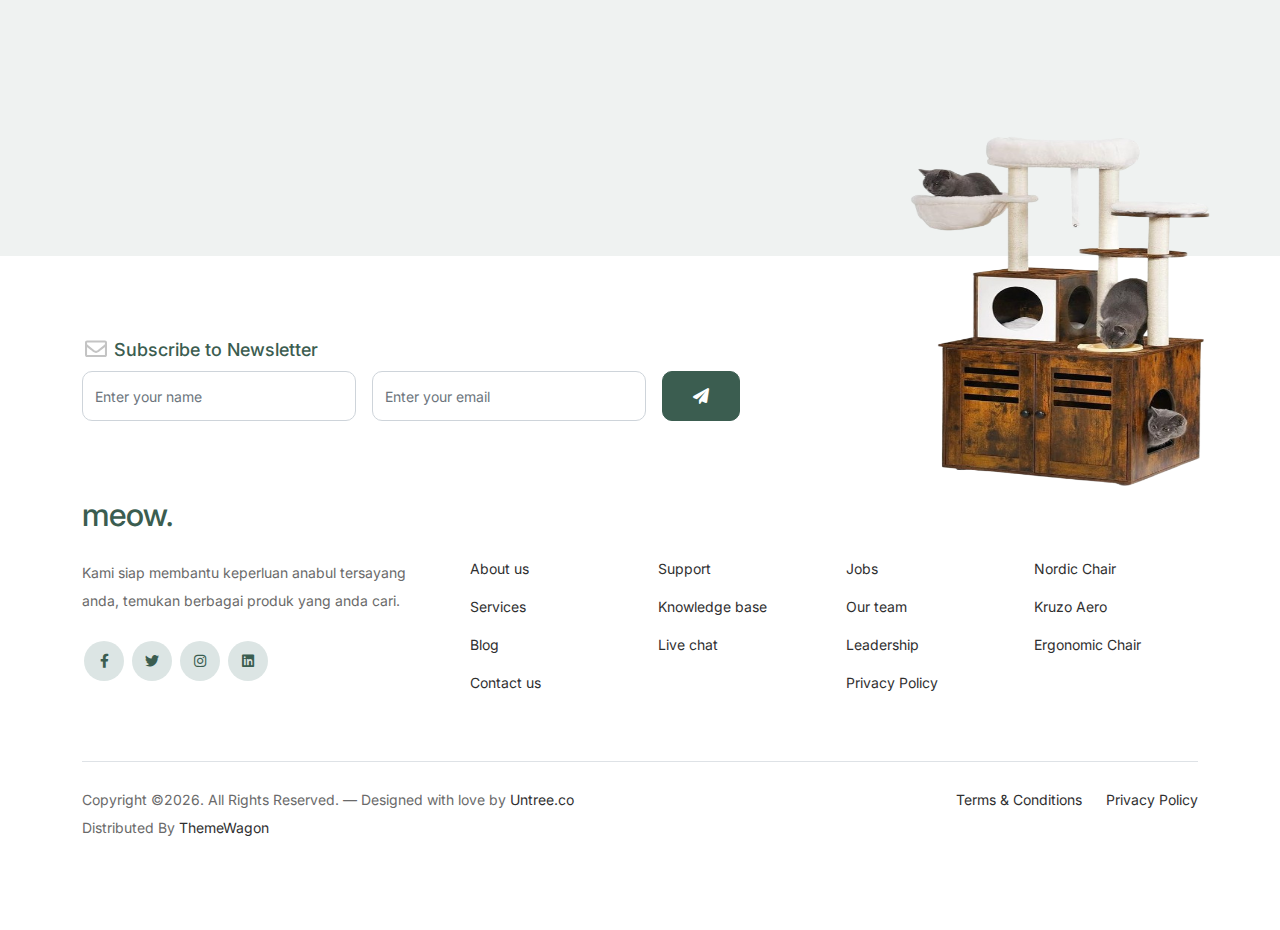
<file: furni-1.0.0/shop.html>
<!-- /*
* Bootstrap 5
* Template Name: Furni
* Template Author: Untree.co
* Template URI: https://untree.co/
* License: https://creativecommons.org/licenses/by/3.0/
*/ -->
<!doctype html>
<html lang="en">
<head>
  <meta charset="utf-8">
  <meta name="viewport" content="width=device-width, initial-scale=1, shrink-to-fit=no">
  <meta name="author" content="Untree.co">
  <link rel="shortcut icon" href="kiki meow.png">

  <meta name="description" content="" />
  <meta name="keywords" content="bootstrap, bootstrap4" />

		<!-- Bootstrap CSS -->
		<link href="css/bootstrap.min.css" rel="stylesheet">
		<link href="https://cdnjs.cloudflare.com/ajax/libs/font-awesome/6.0.0-beta3/css/all.min.css" rel="stylesheet">
		<link href="css/tiny-slider.css" rel="stylesheet">
		<link href="css/style.css" rel="stylesheet">
		<title>Furni Free Bootstrap 5 Template for Furniture and Interior Design Websites by Untree.co </title>
	</head>

	<body>

		<!-- Start Header/Navigation -->
		<nav class="custom-navbar navbar navbar navbar-expand-md navbar-dark bg-dark" arial-label="Furni navigation bar">

			<div class="container">
				<a class="navbar-brand" href="index.html">Meow<span>.</span></a>

				<button class="navbar-toggler" type="button" data-bs-toggle="collapse" data-bs-target="#navbarsFurni" aria-controls="navbarsFurni" aria-expanded="false" aria-label="Toggle navigation">
					<span class="navbar-toggler-icon"></span>
				</button>

				<div class="collapse navbar-collapse" id="navbarsFurni">
					<ul class="custom-navbar-nav navbar-nav ms-auto mb-2 mb-md-0">
						<li class="nav-item ">
							<a class="nav-link" href="index.html">Home</a>
						</li>
						<li class="active"><a class="nav-link" href="shop.html">Shop</a></li>
						<li><a class="nav-link" href="about.html">About us</a></li>
						<li><a class="nav-link" href="contact.html">Contact us</a></li>
					</ul>

					<ul class="custom-navbar-cta navbar-nav mb-2 mb-md-0 ms-5">
						<li><a class="nav-link" href="#"><img src="images/user.svg"></a></li>
						<li><a class="nav-link" href="cart.html"><img src="images/cart.svg"></a></li>
					</ul>
				</div>
			</div>
				
		</nav>
		<!-- End Header/Navigation -->

		<!-- Start Hero Section -->
			<div class="hero">
				<div class="container">
					<div class="row justify-content-between">
						<div class="col-lg-5">
							<div class="intro-excerpt">
								<h1>Shop</h1>
							</div>
						</div>
						<div class="col-lg-7">
							
						</div>
					</div>
				</div>
			</div>
		<!-- End Hero Section -->

		

		<div class="untree_co-section product-section before-footer-section">
		    <div class="container">
		      	<div class="row">

		      		<!-- Start Column 1 -->
					<div class="col-12 col-md-4 col-lg-3 mb-5">
						<a class="product-item" href="#">
							<img src="images/dispenser kucing.png" class="img-fluid product-thumbnail">
							<h3 class="product-title">Dispenser makanan kucing</h3>
							<strong class="product-price">Rp.500.000</strong>

							<span class="icon-cross">
								<img src="images/cross.svg" class="img-fluid">
							</span>
						</a>
					</div> 
					<!-- End Column 1 -->
						
					<!-- Start Column 2 -->
					<div class="col-12 col-md-4 col-lg-3 mb-5">
						<a class="product-item" href="#">
							<img src="images/maianan kucing.png" class="img-fluid product-thumbnail">
							<h3 class="product-title">Adorable cat tower</h3>
							<strong class="product-price">Rp.2.000.000</strong>

							<span class="icon-cross">
								<img src="images/cross.svg" class="img-fluid">
							</span>
						</a>
					</div> 
					<!-- End Column 2 -->

					<!-- Start Column 3 -->
					<div class="col-12 col-md-4 col-lg-3 mb-5">
						<a class="product-item" href="#">
							<img src="images/walmart.png" class="img-fluid product-thumbnail">
							<h3 class="product-title">Tempat tidur kucing</h3>
							<strong class="product-price">Rp.200.000</strong>

							<span class="icon-cross">
								<img src="images/cross.svg" class="img-fluid">
							</span>
						</a>
					</div>
					<!-- End Column 3 -->

					<!-- Start Column 4 -->
					<div class="col-12 col-md-4 col-lg-3 mb-5">
						<a class="product-item" href="#">
							<img src="images/pup_kucing.png" class="img-fluid product-thumbnail">
							<h3 class="product-title">Cat toilet</h3>
							<strong class="product-price">1.500.000</strong>

							<span class="icon-cross">
								<img src="images/cross.svg" class="img-fluid">
							</span>
						</a>
					</div>
					<!-- End Column 4 -->


					<!-- Start Column 1 -->
					<div class="col-12 col-md-4 col-lg-3 mb-5">
						<a class="product-item" href="#">
							<img src="images/cat pink.png" width="350" height="400>
							<h3 class="product-title">Baju kucing pink</h3>
							<strong class="product-price">Rp.50.00</strong>

							<span class="icon-cross">
								<img src="images/cross.svg" class="img-fluid">
							</span>
						</a>
					</div> 
					<!-- End Column 1 -->
						
					<!-- Start Column 2 -->
					<div class="col-12 col-md-4 col-lg-3 mb-5">
						<a class="product-item" href="#">
							<img src="images/bear print.png" class="img-fluid product-thumbnail">
							<h3 class="product-title">Baju kucing bear</h3>
							<strong class="product-price">Rp.50.000</strong>

							<span class="icon-cross">
								<img src="images/cross.svg" class="img-fluid">
							</span>
						</a>
					</div> 
					<!-- End Column 2 -->

					<!-- Start Column 3 -->
					<div class="col-12 col-md-4 col-lg-3 mb-5">
						<a class="product-item" href="#">
							<img src="images/wiskas.png" width="300" height="400>
							<h3 class="product-title">Wiskas</h3>
							<strong class="product-price">Rp.40.000</strong>

							<span class="icon-cross">
								<img src="images/cross.svg" class="img-fluid">
							</span>
						</a>
					</div>
					<!-- End Column 3 -->

					<!-- Start Column 4 -->
					<div class="col-12 col-md-4 col-lg-3 mb-5">
						<a class="product-item" href="#">
							<img src="images/Royal_Canin_Kitten.png" width="300" height="400>
							<h3 class="product-title">Royal canin kitten</h3>
							<strong class="product-price">Rp.25.000</strong>

							<span class="icon-cross">
								<img src="images/cross.svg" class="img-fluid">
							</span>
						</a>
					</div>
					<!-- End Column 4 -->

		      	</div>
		    </div>
		</div>


		<!-- Start Footer Section -->
		<footer class="footer-section">
			<div class="container relative">

				<div class="sofa-img">
					<img src="images/cat tree.png" alt="Image" width="300" height="350">
				</div>

				<div class="row">
					<div class="col-lg-8">
						<div class="subscription-form">
							<h3 class="d-flex align-items-center"><span class="me-1"><img src="images/envelope-outline.svg" alt="Image" class="img-fluid"></span><span>Subscribe to Newsletter</span></h3>

							<form action="#" class="row g-3">
								<div class="col-auto">
									<input type="text" class="form-control" placeholder="Enter your name">
								</div>
								<div class="col-auto">
									<input type="email" class="form-control" placeholder="Enter your email">
								</div>
								<div class="col-auto">
									<button class="btn btn-primary">
										<span class="fa fa-paper-plane"></span>
									</button>
								</div>
							</form>

						</div>
					</div>
				</div>

				<div class="row g-5 mb-5">
					<div class="col-lg-4">
						<div class="mb-4 footer-logo-wrap"><a href="#" class="footer-logo">meow<span>.</span></a></div>
						<p class="mb-4">Kami siap membantu keperluan anabul tersayang anda, temukan berbagai produk yang anda cari.</p>

						<ul class="list-unstyled custom-social">
							<li><a href="#"><span class="fa fa-brands fa-facebook-f"></span></a></li>
							<li><a href="#"><span class="fa fa-brands fa-twitter"></span></a></li>
							<li><a href="#"><span class="fa fa-brands fa-instagram"></span></a></li>
							<li><a href="#"><span class="fa fa-brands fa-linkedin"></span></a></li>
						</ul>
					</div>

					<div class="col-lg-8">
						<div class="row links-wrap">
							<div class="col-6 col-sm-6 col-md-3">
								<ul class="list-unstyled">
									<li><a href="#">About us</a></li>
									<li><a href="#">Services</a></li>
									<li><a href="#">Blog</a></li>
									<li><a href="#">Contact us</a></li>
								</ul>
							</div>

							<div class="col-6 col-sm-6 col-md-3">
								<ul class="list-unstyled">
									<li><a href="#">Support</a></li>
									<li><a href="#">Knowledge base</a></li>
									<li><a href="#">Live chat</a></li>
								</ul>
							</div>

							<div class="col-6 col-sm-6 col-md-3">
								<ul class="list-unstyled">
									<li><a href="#">Jobs</a></li>
									<li><a href="#">Our team</a></li>
									<li><a href="#">Leadership</a></li>
									<li><a href="#">Privacy Policy</a></li>
								</ul>
							</div>

							<div class="col-6 col-sm-6 col-md-3">
								<ul class="list-unstyled">
									<li><a href="#">Nordic Chair</a></li>
									<li><a href="#">Kruzo Aero</a></li>
									<li><a href="#">Ergonomic Chair</a></li>
								</ul>
							</div>
						</div>
					</div>

				</div>

				<div class="border-top copyright">
					<div class="row pt-4">
						<div class="col-lg-6">
							<p class="mb-2 text-center text-lg-start">Copyright &copy;<script>document.write(new Date().getFullYear());</script>. All Rights Reserved. &mdash; Designed with love by <a href="https://untree.co">Untree.co</a>  Distributed By <a href="https://themewagon.com">ThemeWagon</a> <!-- License information: https://untree.co/license/ -->
            </p>
						</div>

						<div class="col-lg-6 text-center text-lg-end">
							<ul class="list-unstyled d-inline-flex ms-auto">
								<li class="me-4"><a href="#">Terms &amp; Conditions</a></li>
								<li><a href="#">Privacy Policy</a></li>
							</ul>
						</div>

					</div>
				</div>

			</div>
		</footer>
		<!-- End Footer Section -->	


		<script src="js/bootstrap.bundle.min.js"></script>
		<script src="js/tiny-slider.js"></script>
		<script src="js/custom.js"></script>
	</body>

</html>
</file>
<file: css/tiny-slider.css>
.tns-outer{padding:0 !important}.tns-outer [hidden]{display:none !important}.tns-outer [aria-controls],.tns-outer [data-action]{cursor:pointer}.tns-slider{-webkit-transition:all 0s;-moz-transition:all 0s;transition:all 0s}.tns-slider>.tns-item{-webkit-box-sizing:border-box;-moz-box-sizing:border-box;box-sizing:border-box}.tns-horizontal.tns-subpixel{white-space:nowrap}.tns-horizontal.tns-subpixel>.tns-item{display:inline-block;vertical-align:top;white-space:normal}.tns-horizontal.tns-no-subpixel:after{content:'';display:table;clear:both}.tns-horizontal.tns-no-subpixel>.tns-item{float:left}.tns-horizontal.tns-carousel.tns-no-subpixel>.tns-item{margin-right:-100%}.tns-no-calc{position:relative;left:0}.tns-gallery{position:relative;left:0;min-height:1px}.tns-gallery>.tns-item{position:absolute;left:-100%;-webkit-transition:transform 0s, opacity 0s;-moz-transition:transform 0s, opacity 0s;transition:transform 0s, opacity 0s}.tns-gallery>.tns-slide-active{position:relative;left:auto !important}.tns-gallery>.tns-moving{-webkit-transition:all 0.25s;-moz-transition:all 0.25s;transition:all 0.25s}.tns-autowidth{display:inline-block}.tns-lazy-img{-webkit-transition:opacity 0.6s;-moz-transition:opacity 0.6s;transition:opacity 0.6s;opacity:0.6}.tns-lazy-img.tns-complete{opacity:1}.tns-ah{-webkit-transition:height 0s;-moz-transition:height 0s;transition:height 0s}.tns-ovh{overflow:hidden}.tns-visually-hidden{position:absolute;left:-10000em}.tns-transparent{opacity:0;visibility:hidden}.tns-fadeIn{opacity:1;filter:alpha(opacity=100);z-index:0}.tns-normal,.tns-fadeOut{opacity:0;filter:alpha(opacity=0);z-index:-1}.tns-vpfix{white-space:nowrap}.tns-vpfix>div,.tns-vpfix>li{display:inline-block}.tns-t-subp2{margin:0 auto;width:310px;position:relative;height:10px;overflow:hidden}.tns-t-ct{width:2333.3333333%;width:-webkit-calc(100% * 70 / 3);width:-moz-calc(100% * 70 / 3);width:calc(100% * 70 / 3);position:absolute;right:0}.tns-t-ct:after{content:'';display:table;clear:both}.tns-t-ct>div{width:1.4285714%;width:-webkit-calc(100% / 70);width:-moz-calc(100% / 70);width:calc(100% / 70);height:10px;float:left}

/*# sourceMappingURL=sourcemaps/tiny-slider.css.map */
</file>
<file: css/style.css>
/*
* Template Name: UntreeStore
* Template Author: Untree.co
* Author URI: https://untree.co/
* License: https://creativecommons.org/licenses/by/3.0/
*/
@import url("https://fonts.googleapis.com/css2?family=Inter:wght@400;500;600;700;800&display=swap");
body {
  overflow-x: hidden;
  position: relative; }

body {
  font-family: "Inter", sans-serif;
  font-weight: 400;
  line-height: 28px;
  color: #6a6a6a;
  font-size: 14px;
  background-color: #faf9f9; }

a {
  text-decoration: none;
  -webkit-transition: .3s all ease;
  -o-transition: .3s all ease;
  transition: .3s all ease;
  color: #2f2f2f;
  text-decoration: underline; }
  a:hover {
    color: #2f2f2f;
    text-decoration: none; }
  a.more {
    font-weight: 600; }

.custom-navbar {
  position: sticky;
  background: #e4b51c !important;
  top: 0px;
  padding: 10px 0;
  display: flex;
    justify-content: center;
  z-index: 1000; }
  .navbar a:hover {
    text-decoration: underline;
}

section {
    height: 100vh;
    padding: 20px;
}
  .custom-navbar .navbar-brand {
    font-size: 32px;
    font-weight: 500; }
    .custom-navbar .navbar-brand > span {
      opacity: .4; }
  .custom-navbar .navbar-toggler {
    border-color: transparent; }
    .custom-navbar .navbar-toggler:active, .custom-navbar .navbar-toggler:focus {
      -webkit-box-shadow: none;
      box-shadow: none;
      outline: none; }
  @media (min-width: 500px) {
    .custom-navbar .custom-navbar-nav li {
      margin-left: 15px;
      margin-right: 10px; } }
  .custom-navbar .custom-navbar-nav li a {
    font-weight: 500;
    color: #100e0e !important;
    opacity: .5;
    -webkit-transition: .3s all ease;
    -o-transition: .3s all ease;
    transition: .3s all ease;
    position: relative; }
    @media (min-width: 768px) {
      .custom-navbar .custom-navbar-nav li a:before {
        content: "";
        position: absolute;
        bottom: 0;
        left: 8px;
        right: 8px;
        background: #f67920;
        height: 5px;
        opacity: 1;
        visibility: visible;
        width: 0;
        -webkit-transition: .15s all ease-out;
        -o-transition: .15s all ease-out;
        transition: .15s all ease-out; } }
    .custom-navbar .custom-navbar-nav li a:hover {
      opacity: 1; }
      .custom-navbar .custom-navbar-nav li a:hover:before {
        width: calc(100% - 16px); }
  .custom-navbar .custom-navbar-nav li.active a {
    opacity: 1; }
    .custom-navbar .custom-navbar-nav li.active a:before {
      width: calc(100% - 16px); }
  .custom-navbar .custom-navbar-cta {
    margin-left: 0 !important;
    -webkit-box-orient: horizontal;
    -webkit-box-direction: normal;
    -ms-flex-direction: row;
    flex-direction: row; }
    @media (min-width: 768px) {
      .custom-navbar .custom-navbar-cta {
        margin-left: 40px !important; } }
    .custom-navbar .custom-navbar-cta li {
      margin-left: 0px;
      margin-right: 0px; }
      .custom-navbar .custom-navbar-cta li:first-child {
        margin-right: 20px; }

.hero {
background: #e46f1c;
  padding: calc(2rem - 50px) 0 0rem 0; }
  @media (min-width: 300px) {
    .hero {
      padding: calc(4rem - 30px) 0 4rem 0; } }
  @media (min-width: 300px) {
    .home {
      padding: calc(8rem - 30px) 0 8rem 0; } }
  .hero .intro-excerpt {
    position: left;
    z-index: 2; }
    @media (min-width: 400px) {
      .hero .intro-excerpt {
        max-width: 300px; } }
  .hero h1 {
    font-weight: 700;
    color: #ffffff;
    margin-bottom: 30px; }
    @media (min-width: 1400px) {
      .hero h1 {
        font-size: 54px; } }
  .hero p {
    color: rgba(255, 255, 255, 0.874);
    margin-bottom: 30px; }
  .hero .hero-img-wrap {
    position: relative; 
    top: 0px;
    right: 0px;
    z-index: 2;
    max-width: 500px;
    left: -20px;}
    .hero .hero-img-wrap img {
      position: relative;
      top: 0px;
      right: 0px;
      z-index: 2;
      max-width: 400px;
      left: -20px; }
      @media (min-width: 768px) {
        .hero .hero-img-wrap img {
          right: 0px;
          left: -100px; } }
      @media (min-width: 500px) {
        .hero .hero-img-wrap img {
          left: 0px;
          top: -80px;
          position: absolute;
          right: -50px; } }
      @media (min-width: 1200px) {
        .hero .hero-img-wrap img {
          left: 0px;
          top: -80px;
          right: -100px; } }
    .hero .hero-img-wrap:after {
      content: "";
      position: absolute;
      width: 255px;
      height: 217px;
      background-image: url("../images/dots-light.svg");
      background-size: contain;
      background-repeat: no-repeat;
      right: -100px;
      top: -0px; }
      @media (min-width: 500px) {
        .hero .hero-img-wrap:after {
          top: -40px; } }

.btn {
  font-weight: 600;
  padding: 12px 30px;
  border-radius: 30px;
  color: #ffffff;
  background: #2f2f2f;
  border-color: #2f2f2f; }
  .btn:hover {
    color: #ffffff;
    background: #222222;
    border-color: #222222; }
  .btn:active, .btn:focus {
    outline: none !important;
    -webkit-box-shadow: none;
    box-shadow: none; }
  .btn.btn-primary {
    background: #f39224;
    border-color: #f39224; }
    .btn.btn-primary:hover {
      background: #f9bf29;
      border-color: #f9bf29; }
  .btn.btn-secondary {
    color: #2f2f2f;
    background: #f9bf29;
    border-color: #f9bf29; }
    .btn.btn-secondary:hover {
      background: #f8b810;
      border-color: #f8b810; }
  .btn.btn-white-outline {
    background: transparent;
    border-width: 2px;
    border-color: rgba(255, 255, 255, 0.3); }
    .btn.btn-white-outline:hover {
      border-color: white;
      color: #ffffff; }

.section-title {
  color: #2f2f2f; }

.product-section {
  padding: 7rem 0; }
  .product-section .product-item {
    text-align: center;
    text-decoration: none;
    display: block;
    position: relative;
    padding-bottom: 40px;
    cursor: pointer; }
    .product-section .product-item .product-thumbnail {
      margin-bottom: 20px;
      position: relative;
      top: 0;
      -webkit-transition: .3s all ease;
      -o-transition: .3s all ease;
      transition: .3s all ease; }
    .product-section .product-item h3 {
      font-weight: 600;
      font-size: 16px; }
    .product-section .product-item strong {
      font-weight: 800 !important;
      font-size: 18px !important; }
    .product-section .product-item h3, .product-section .product-item strong {
      color: #2f2f2f;
      text-decoration: none; }
    .product-section .product-item .icon-cross {
      position: absolute;
      width: 35px;
      height: 35px;
      display: inline-block;
      background: #2f2f2f;
      bottom: 15px;
      left: 50%;
      -webkit-transform: translateX(-50%);
      -ms-transform: translateX(-50%);
      transform: translateX(-50%);
      margin-bottom: -17.5px;
      border-radius: 50%;
      opacity: 0;
      visibility: hidden;
      -webkit-transition: .3s all ease;
      -o-transition: .3s all ease;
      transition: .3s all ease; }
      .product-section .product-item .icon-cross img {
        position: absolute;
        left: 50%;
        top: 50%;
        -webkit-transform: translate(-50%, -50%);
        -ms-transform: translate(-50%, -50%);
        transform: translate(-50%, -50%); }
    .product-section .product-item:before {
      bottom: 0;
      left: 0;
      right: 0;
      position: absolute;
      content: "";
      background: #dce5e4;
      height: 0%;
      z-index: -1;
      border-radius: 10px;
      -webkit-transition: .3s all ease;
      -o-transition: .3s all ease;
      transition: .3s all ease; }
    .product-section .product-item:hover .product-thumbnail {
      top: -25px; }
    .product-section .product-item:hover .icon-cross {
      bottom: 0;
      opacity: 1;
      visibility: visible; }
    .product-section .product-item:hover:before {
      height: 70%; }

.why-choose-section {
  padding: 7rem 0; }
  .why-choose-section .img-wrap {
    position: relative; }
    .why-choose-section .img-wrap:before {
      position: absolute;
      content: "";
      width: 255px;
      height: 217px;
      background-image: url("../images/dots-yellow.svg");
      background-repeat: no-repeat;
      background-size: contain;
      -webkit-transform: translate(-40%, -40%);
      -ms-transform: translate(-40%, -40%);
      transform: translate(-40%, -40%);
      z-index: -1; }
    .why-choose-section .img-wrap img {
      border-radius: 20px; }

.feature {
  margin-bottom: 30px; }
  .feature .icon {
    display: inline-block;
    position: relative;
    margin-bottom: 20px; }
    .feature .icon:before {
      content: "";
      width: 33px;
      height: 33px;
      position: absolute;
      background: rgba(251, 177, 67, 0.2);
      border-radius: 50%;
      right: -8px;
      bottom: 0; }
  .feature h3 {
    font-size: 14px;
    color: #2f2f2f; }
  .feature p {
    font-size: 14px;
    line-height: 22px;
    color: #6a6a6a; }

.we-help-section {
  padding: 7rem 0; }
  .we-help-section .imgs-grid {
    display: -ms-grid;
    display: grid;
    -ms-grid-columns: (1fr) (27);
    grid-template-columns: repeat(27, 1fr);
    position: relative; }
    .we-help-section .imgs-grid:before {
      position: absolute;
      content: "";
      width: 255px;
      height: 217px;
      background-image: url("../images/dots-green.svg");
      background-size: contain;
      background-repeat: no-repeat;
      -webkit-transform: translate(-40%, -40%);
      -ms-transform: translate(-40%, -40%);
      transform: translate(-40%, -40%);
      z-index: -1; }
    .we-help-section .imgs-grid .grid {
      position: relative; }
      .we-help-section .imgs-grid .grid img {
        border-radius: 20px;
        max-width: 100%; }
      .we-help-section .imgs-grid .grid.grid-1 {
        -ms-grid-column: 1;
        -ms-grid-column-span: 18;
        grid-column: 1 / span 18;
        -ms-grid-row: 1;
        -ms-grid-row-span: 27;
        grid-row: 1 / span 27; }
      .we-help-section .imgs-grid .grid.grid-2 {
        -ms-grid-column: 19;
        -ms-grid-column-span: 27;
        grid-column: 19 / span 27;
        -ms-grid-row: 1;
        -ms-grid-row-span: 5;
        grid-row: 1 / span 5;
        padding-left: 20px; }
      .we-help-section .imgs-grid .grid.grid-3 {
        -ms-grid-column: 14;
        -ms-grid-column-span: 16;
        grid-column: 14 / span 16;
        -ms-grid-row: 6;
        -ms-grid-row-span: 27;
        grid-row: 6 / span 27;
        padding-top: 20px; }

.custom-list {
  width: 100%; }
  .custom-list li {
    display: inline-block;
    width: calc(50% - 20px);
    margin-bottom: 12px;
    line-height: 1.5;
    position: relative;
    padding-left: 20px; }
    .custom-list li:before {
      content: "";
      width: 8px;
      height: 8px;
      border-radius: 50%;
      border: 2px solid #ecab33;
      position: absolute;
      left: 0;
      top: 8px; }

.popular-product {
  padding: 0 0 7rem 0; }
  .popular-product .product-item-sm h3 {
    font-size: 14px;
    font-weight: 700;
    color: #2f2f2f; }
  .popular-product .product-item-sm a {
    text-decoration: none;
    color: #2f2f2f;
    -webkit-transition: .3s all ease;
    -o-transition: .3s all ease;
    transition: .3s all ease; }
    .popular-product .product-item-sm a:hover {
      color: rgba(47, 47, 47, 0.5); }
  .popular-product .product-item-sm p {
    line-height: 1.4;
    margin-bottom: 10px;
    font-size: 14px; }
  .popular-product .product-item-sm .thumbnail {
    margin-right: 10px;
    -webkit-box-flex: 0;
    -ms-flex: 0 0 120px;
    flex: 0 0 120px;
    position: relative; }
    .popular-product .product-item-sm .thumbnail:before {
      content: "";
      position: absolute;
      border-radius: 20px;
      background: #dce5e4;
      width: 100px;
      height: 98px;
      top: 50%;
      left: 50%;
      -webkit-transform: translate(-50%, -50%);
      -ms-transform: translate(-50%, -50%);
      transform: translate(-50%, -50%);
      z-index: -1; }

.testimonial-section {
  padding: 3rem 0 7rem 0; }

.testimonial-slider-wrap {
  position: relative; }
  .testimonial-slider-wrap .tns-inner {
    padding-top: 30px; }
  .testimonial-slider-wrap .item .testimonial-block blockquote {
    font-size: 16px; }
    @media (min-width: 768px) {
      .testimonial-slider-wrap .item .testimonial-block blockquote {
        line-height: 32px;
        font-size: 18px; } }
  .testimonial-slider-wrap .item .testimonial-block .author-info .author-pic {
    margin-bottom: 20px; }
    .testimonial-slider-wrap .item .testimonial-block .author-info .author-pic img {
      max-width: 80px;
      border-radius: 50%; }
  .testimonial-slider-wrap .item .testimonial-block .author-info h3 {
    font-size: 14px;
    font-weight: 700;
    color: #2f2f2f;
    margin-bottom: 0; }
  .testimonial-slider-wrap #testimonial-nav {
    position: absolute;
    top: 50%;
    z-index: 99;
    width: 100%;
    display: none; }
    @media (min-width: 768px) {
      .testimonial-slider-wrap #testimonial-nav {
        display: block; } }
    .testimonial-slider-wrap #testimonial-nav > span {
      cursor: pointer;
      position: absolute;
      width: 58px;
      height: 58px;
      line-height: 58px;
      border-radius: 50%;
      background: rgba(93, 85, 59, 0.1);
      color: #2f2f2f;
      -webkit-transition: .3s all ease;
      -o-transition: .3s all ease;
      transition: .3s all ease; }
      .testimonial-slider-wrap #testimonial-nav > span:hover {
        background: #f9bf29;
        color: #ffffff; }
    .testimonial-slider-wrap #testimonial-nav .prev {
      left: -10px; }
    .testimonial-slider-wrap #testimonial-nav .next {
      right: 0; }
  .testimonial-slider-wrap .tns-nav {
    position: absolute;
    bottom: -50px;
    left: 50%;
    -webkit-transform: translateX(-50%);
    -ms-transform: translateX(-50%);
    transform: translateX(-50%); }
    .testimonial-slider-wrap .tns-nav button {
      background: none;
      border: none;
      display: inline-block;
      position: relative;
      width: 0 !important;
      height: 7px !important;
      margin: 2px; }
      .testimonial-slider-wrap .tns-nav button:active, .testimonial-slider-wrap .tns-nav button:focus, .testimonial-slider-wrap .tns-nav button:hover {
        outline: none;
        -webkit-box-shadow: none;
        box-shadow: none;
        background: none; }
      .testimonial-slider-wrap .tns-nav button:before {
        display: block;
        width: 7px;
        height: 7px;
        left: 0;
        top: 0;
        position: absolute;
        content: "";
        border-radius: 50%;
        -webkit-transition: .3s all ease;
        -o-transition: .3s all ease;
        transition: .3s all ease;
        background-color: #d6d6d6; }
      .testimonial-slider-wrap .tns-nav button:hover:before, .testimonial-slider-wrap .tns-nav button.tns-nav-active:before {
        background-color: #e76e22; }

.before-footer-section {
  padding: 7rem 0 12rem 0 !important; }

.blog-section {
  padding: 7rem 0 12rem 0; }
  .blog-section .post-entry a {
    text-decoration: none; }
  .blog-section .post-entry .post-thumbnail {
    display: block;
    margin-bottom: 20px; }
    .blog-section .post-entry .post-thumbnail img {
      border-radius: 20px;
      -webkit-transition: .3s all ease;
      -o-transition: .3s all ease;
      transition: .3s all ease; }
  .blog-section .post-entry .post-content-entry {
    padding-left: 15px;
    padding-right: 15px; }
    .blog-section .post-entry .post-content-entry h3 {
      font-size: 16px;
      margin-bottom: 0;
      font-weight: 600;
      margin-bottom: 7px; }
    .blog-section .post-entry .post-content-entry .meta {
      font-size: 14px; }
      .blog-section .post-entry .post-content-entry .meta a {
        font-weight: 600; }
  .blog-section .post-entry:hover .post-thumbnail img, .blog-section .post-entry:focus .post-thumbnail img {
    opacity: .7; }

.footer-section {
  padding: 80px 0;
  background: #ffffff; }
  .footer-section .relative {
    position: relative; }
  .footer-section a {
    text-decoration: none;
    color: #2f2f2f;
    -webkit-transition: .3s all ease;
    -o-transition: .3s all ease;
    transition: .3s all ease; }
    .footer-section a:hover {
      color: rgba(47, 47, 47, 0.5); }
  .footer-section .subscription-form {
    margin-bottom: 40px;
    position: relative;
    z-index: 2;
    margin-top: 100px; }
    @media (min-width: 992px) {
      .footer-section .subscription-form {
        margin-top: 0px;
        margin-bottom: 80px; } }
    .footer-section .subscription-form h3 {
      font-size: 18px;
      font-weight: 500;
      color: #e76e22; }
    .footer-section .subscription-form .form-control {
      height: 50px;
      border-radius: 10px;
      font-family: "Inter", sans-serif; }
      .footer-section .subscription-form .form-control:active, .footer-section .subscription-form .form-control:focus {
        outline: none;
        -webkit-box-shadow: none;
        box-shadow: none;
        border-color: #e76e22;
        -webkit-box-shadow: 0 1px 4px 0 rgba(0, 0, 0, 0.2);
        box-shadow: 0 1px 4px 0 rgba(0, 0, 0, 0.2); }
      .footer-section .subscription-form .form-control::-webkit-input-placeholder {
        font-size: 14px; }
      .footer-section .subscription-form .form-control::-moz-placeholder {
        font-size: 14px; }
      .footer-section .subscription-form .form-control:-ms-input-placeholder {
        font-size: 14px; }
      .footer-section .subscription-form .form-control:-moz-placeholder {
        font-size: 14px; }
    .footer-section .subscription-form .btn {
      border-radius: 10px !important; }
  .footer-section .sofa-img {
    position: absolute;
    top: -200px;
    z-index: 1;
    right: 0; }
    .footer-section .sofa-img img {
      max-width: 380px; }
  .footer-section .links-wrap {
    margin-top: 0px; }
    @media (min-width: 992px) {
      .footer-section .links-wrap {
        margin-top: 54px; } }
    .footer-section .links-wrap ul li {
      margin-bottom: 10px; }
  .footer-section .footer-logo-wrap .footer-logo {
    font-size: 32px;
    font-weight: 500;
    text-decoration: none;
    color: #e76e22; }
  .footer-section .custom-social li {
    margin: 2px;
    display: inline-block; }
    .footer-section .custom-social li a {
      width: 40px;
      height: 40px;
      text-align: center;
      line-height: 40px;
      display: inline-block;
      background: #dce5e4;
      color: #e76e22;
      border-radius: 50%; }
      .footer-section .custom-social li a:hover {
        background: #e76e22;
        color: #ffffff; }
  .footer-section .border-top {
    border-color: #dce5e4; }
    .footer-section .border-top.copyright {
      font-size: 14px !important; }

.untree_co-section {
  padding: 7rem 0; }

.form-control {
  height: 50px;
  border-radius: 10px;
  font-family: "Inter", sans-serif; }
  .form-control:active, .form-control:focus {
    outline: none;
    -webkit-box-shadow: none;
    box-shadow: none;
    border-color: #e76e22;
    -webkit-box-shadow: 0 1px 4px 0 rgba(0, 0, 0, 0.2);
    box-shadow: 0 1px 4px 0 rgba(0, 0, 0, 0.2); }
  .form-control::-webkit-input-placeholder {
    font-size: 14px; }
  .form-control::-moz-placeholder {
    font-size: 14px; }
  .form-control:-ms-input-placeholder {
    font-size: 14px; }
  .form-control:-moz-placeholder {
    font-size: 14px; }

.service {
  line-height: 1.5; }
  .service .service-icon {
    border-radius: 10px;
    -webkit-box-flex: 0;
    -ms-flex: 0 0 50px;
    flex: 0 0 50px;
    height: 50px;
    line-height: 50px;
    text-align: center;
    background: #e76e22;
    margin-right: 20px;
    color: #ffffff; }

textarea {
  height: auto !important; }

.site-blocks-table {
  overflow: auto; }
  .site-blocks-table .product-thumbnail {
    width: 200px; }
  .site-blocks-table .btn {
    padding: 2px 10px; }
  .site-blocks-table thead th {
    padding: 30px;
    text-align: center;
    border-width: 0px !important;
    vertical-align: middle;
    color: rgba(0, 0, 0, 0.8);
    font-size: 18px; }
  .site-blocks-table td {
    padding: 20px;
    text-align: center;
    vertical-align: middle;
    color: rgba(0, 0, 0, 0.8); }
  .site-blocks-table tbody tr:first-child td {
    border-top: 1px solid #e76e22 !important; }
  .site-blocks-table .btn {
    background: none !important;
    color: #000000;
    border: none;
    height: auto !important; }

.site-block-order-table th {
  border-top: none !important;
  border-bottom-width: 1px !important; }

.site-block-order-table td, .site-block-order-table th {
  color: #000000; }

.couponcode-wrap input {
  border-radius: 10px !important; }

.text-primary {
  color: #e76e22 !important; }

.thankyou-icon {
  position: relative;
  color: #e76e22; }
  .thankyou-icon:before {
    position: absolute;
    content: "";
    width: 50px;
    height: 50px;
    border-radius: 50%;
    background: rgba(59, 93, 80, 0.2); }
</file>
<file: furni-1.0.0/css/tiny-slider.css>
.tns-outer{padding:0 !important}.tns-outer [hidden]{display:none !important}.tns-outer [aria-controls],.tns-outer [data-action]{cursor:pointer}.tns-slider{-webkit-transition:all 0s;-moz-transition:all 0s;transition:all 0s}.tns-slider>.tns-item{-webkit-box-sizing:border-box;-moz-box-sizing:border-box;box-sizing:border-box}.tns-horizontal.tns-subpixel{white-space:nowrap}.tns-horizontal.tns-subpixel>.tns-item{display:inline-block;vertical-align:top;white-space:normal}.tns-horizontal.tns-no-subpixel:after{content:'';display:table;clear:both}.tns-horizontal.tns-no-subpixel>.tns-item{float:left}.tns-horizontal.tns-carousel.tns-no-subpixel>.tns-item{margin-right:-100%}.tns-no-calc{position:relative;left:0}.tns-gallery{position:relative;left:0;min-height:1px}.tns-gallery>.tns-item{position:absolute;left:-100%;-webkit-transition:transform 0s, opacity 0s;-moz-transition:transform 0s, opacity 0s;transition:transform 0s, opacity 0s}.tns-gallery>.tns-slide-active{position:relative;left:auto !important}.tns-gallery>.tns-moving{-webkit-transition:all 0.25s;-moz-transition:all 0.25s;transition:all 0.25s}.tns-autowidth{display:inline-block}.tns-lazy-img{-webkit-transition:opacity 0.6s;-moz-transition:opacity 0.6s;transition:opacity 0.6s;opacity:0.6}.tns-lazy-img.tns-complete{opacity:1}.tns-ah{-webkit-transition:height 0s;-moz-transition:height 0s;transition:height 0s}.tns-ovh{overflow:hidden}.tns-visually-hidden{position:absolute;left:-10000em}.tns-transparent{opacity:0;visibility:hidden}.tns-fadeIn{opacity:1;filter:alpha(opacity=100);z-index:0}.tns-normal,.tns-fadeOut{opacity:0;filter:alpha(opacity=0);z-index:-1}.tns-vpfix{white-space:nowrap}.tns-vpfix>div,.tns-vpfix>li{display:inline-block}.tns-t-subp2{margin:0 auto;width:310px;position:relative;height:10px;overflow:hidden}.tns-t-ct{width:2333.3333333%;width:-webkit-calc(100% * 70 / 3);width:-moz-calc(100% * 70 / 3);width:calc(100% * 70 / 3);position:absolute;right:0}.tns-t-ct:after{content:'';display:table;clear:both}.tns-t-ct>div{width:1.4285714%;width:-webkit-calc(100% / 70);width:-moz-calc(100% / 70);width:calc(100% / 70);height:10px;float:left}

/*# sourceMappingURL=sourcemaps/tiny-slider.css.map */
</file>
<file: furni-1.0.0/css/style.css>
/*
* Template Name: UntreeStore
* Template Author: Untree.co
* Author URI: https://untree.co/
* License: https://creativecommons.org/licenses/by/3.0/
*/
@import url("https://fonts.googleapis.com/css2?family=Inter:wght@400;500;600;700;800&display=swap");
body {
  overflow-x: hidden;
  position: relative; }

body {
  font-family: "Inter", sans-serif;
  font-weight: 400;
  line-height: 28px;
  color: #6a6a6a;
  font-size: 14px;
  background-color: #eff2f1; }

a {
  text-decoration: none;
  -webkit-transition: .3s all ease;
  -o-transition: .3s all ease;
  transition: .3s all ease;
  color: #2f2f2f;
  text-decoration: underline; }
  a:hover {
    color: #2f2f2f;
    text-decoration: none; }
  a.more {
    font-weight: 600; }

.custom-navbar {
  background: #cbc9a5 !important;
  padding-top: 10px;
  padding-bottom: 15px; }
  .custom-navbar .navbar-brand {
    font-size: 32px;
    font-weight: 500; }
    .custom-navbar .navbar-brand > span {
      opacity: .4; }
  .custom-navbar .navbar-toggler {
    border-color: transparent; }
    .custom-navbar .navbar-toggler:active, .custom-navbar .navbar-toggler:focus {
      -webkit-box-shadow: none;
      box-shadow: none;
      outline: none; }
  @media (min-width: 500px) {
    .custom-navbar .custom-navbar-nav li {
      margin-left: 15px;
      margin-right: 10px; } }
  .custom-navbar .custom-navbar-nav li a {
    font-weight: 500;
    color: #ffffff !important;
    opacity: .5;
    -webkit-transition: .3s all ease;
    -o-transition: .3s all ease;
    transition: .3s all ease;
    position: relative; }
    @media (min-width: 768px) {
      .custom-navbar .custom-navbar-nav li a:before {
        content: "";
        position: absolute;
        bottom: 0;
        left: 8px;
        right: 8px;
        background: #f9bf29;
        height: 5px;
        opacity: 1;
        visibility: visible;
        width: 0;
        -webkit-transition: .15s all ease-out;
        -o-transition: .15s all ease-out;
        transition: .15s all ease-out; } }
    .custom-navbar .custom-navbar-nav li a:hover {
      opacity: 1; }
      .custom-navbar .custom-navbar-nav li a:hover:before {
        width: calc(100% - 16px); }
  .custom-navbar .custom-navbar-nav li.active a {
    opacity: 1; }
    .custom-navbar .custom-navbar-nav li.active a:before {
      width: calc(100% - 16px); }
  .custom-navbar .custom-navbar-cta {
    margin-left: 0 !important;
    -webkit-box-orient: horizontal;
    -webkit-box-direction: normal;
    -ms-flex-direction: row;
    flex-direction: row; }
    @media (min-width: 768px) {
      .custom-navbar .custom-navbar-cta {
        margin-left: 40px !important; } }
    .custom-navbar .custom-navbar-cta li {
      margin-left: 0px;
      margin-right: 0px; }
      .custom-navbar .custom-navbar-cta li:first-child {
        margin-right: 20px; }

.hero {
background: #dfb35c;
  padding: calc(2rem - 50px) 0 0rem 0; }
  @media (min-width: 300px) {
    .hero {
      padding: calc(4rem - 30px) 0 4rem 0; } }
  @media (min-width: 300px) {
    .hero {
      padding: calc(8rem - 30px) 0 8rem 0; } }
  .hero .intro-excerpt {
    position: left;
    z-index: 2; }
    @media (min-width: 400px) {
      .hero .intro-excerpt {
        max-width: 300px; } }
  .hero h1 {
    font-weight: 700;
    color: #ffffff;
    margin-bottom: 30px; }
    @media (min-width: 1400px) {
      .hero h1 {
        font-size: 54px; } }
  .hero p {
    color: rgba(255, 255, 255, 0.874);
    margin-bottom: 30px; }
  .hero .hero-img-wrap {
    position: relative; 
    top: 0px;
    right: 0px;
    z-index: 2;
    max-width: 500px;
    left: -20px;}
    .hero .hero-img-wrap img {
      position: relative;
      top: 0px;
      right: 0px;
      z-index: 2;
      max-width: 400px;
      left: -20px; }
      @media (min-width: 768px) {
        .hero .hero-img-wrap img {
          right: 0px;
          left: -100px; } }
      @media (min-width: 500px) {
        .hero .hero-img-wrap img {
          left: 0px;
          top: -80px;
          position: absolute;
          right: -50px; } }
      @media (min-width: 1200px) {
        .hero .hero-img-wrap img {
          left: 0px;
          top: -80px;
          right: -100px; } }
    .hero .hero-img-wrap:after {
      content: "";
      position: absolute;
      width: 255px;
      height: 217px;
      background-image: url("../images/dots-light.svg");
      background-size: contain;
      background-repeat: no-repeat;
      right: -100px;
      top: -0px; }
      @media (min-width: 500px) {
        .hero .hero-img-wrap:after {
          top: -40px; } }

.btn {
  font-weight: 600;
  padding: 12px 30px;
  border-radius: 30px;
  color: #ffffff;
  background: #2f2f2f;
  border-color: #2f2f2f; }
  .btn:hover {
    color: #ffffff;
    background: #222222;
    border-color: #222222; }
  .btn:active, .btn:focus {
    outline: none !important;
    -webkit-box-shadow: none;
    box-shadow: none; }
  .btn.btn-primary {
    background: #3b5d50;
    border-color: #3b5d50; }
    .btn.btn-primary:hover {
      background: #314d43;
      border-color: #314d43; }
  .btn.btn-secondary {
    color: #2f2f2f;
    background: #f9bf29;
    border-color: #f9bf29; }
    .btn.btn-secondary:hover {
      background: #f8b810;
      border-color: #f8b810; }
  .btn.btn-white-outline {
    background: transparent;
    border-width: 2px;
    border-color: rgba(255, 255, 255, 0.3); }
    .btn.btn-white-outline:hover {
      border-color: white;
      color: #ffffff; }

.section-title {
  color: #2f2f2f; }

.product-section {
  padding: 7rem 0; }
  .product-section .product-item {
    text-align: center;
    text-decoration: none;
    display: block;
    position: relative;
    padding-bottom: 50px;
    cursor: pointer; }
    .product-section .product-item .product-thumbnail {
      margin-bottom: 30px;
      position: relative;
      top: 0;
      -webkit-transition: .3s all ease;
      -o-transition: .3s all ease;
      transition: .3s all ease; }
    .product-section .product-item h3 {
      font-weight: 600;
      font-size: 16px; }
    .product-section .product-item strong {
      font-weight: 800 !important;
      font-size: 18px !important; }
    .product-section .product-item h3, .product-section .product-item strong {
      color: #2f2f2f;
      text-decoration: none; }
    .product-section .product-item .icon-cross {
      position: absolute;
      width: 35px;
      height: 35px;
      display: inline-block;
      background: #2f2f2f;
      bottom: 15px;
      left: 50%;
      -webkit-transform: translateX(-50%);
      -ms-transform: translateX(-50%);
      transform: translateX(-50%);
      margin-bottom: -17.5px;
      border-radius: 50%;
      opacity: 0;
      visibility: hidden;
      -webkit-transition: .3s all ease;
      -o-transition: .3s all ease;
      transition: .3s all ease; }
      .product-section .product-item .icon-cross img {
        position: absolute;
        left: 50%;
        top: 50%;
        -webkit-transform: translate(-50%, -50%);
        -ms-transform: translate(-50%, -50%);
        transform: translate(-50%, -50%); }
    .product-section .product-item:before {
      bottom: 0;
      left: 0;
      right: 0;
      position: absolute;
      content: "";
      background: #dce5e4;
      height: 0%;
      z-index: -1;
      border-radius: 10px;
      -webkit-transition: .3s all ease;
      -o-transition: .3s all ease;
      transition: .3s all ease; }
    .product-section .product-item:hover .product-thumbnail {
      top: -25px; }
    .product-section .product-item:hover .icon-cross {
      bottom: 0;
      opacity: 1;
      visibility: visible; }
    .product-section .product-item:hover:before {
      height: 70%; }

.why-choose-section {
  padding: 7rem 0; }
  .why-choose-section .img-wrap {
    position: relative; }
    .why-choose-section .img-wrap:before {
      position: absolute;
      content: "";
      width: 255px;
      height: 217px;
      background-image: url("../images/dots-yellow.svg");
      background-repeat: no-repeat;
      background-size: contain;
      -webkit-transform: translate(-40%, -40%);
      -ms-transform: translate(-40%, -40%);
      transform: translate(-40%, -40%);
      z-index: -1; }
    .why-choose-section .img-wrap img {
      border-radius: 20px; }

.feature {
  margin-bottom: 30px; }
  .feature .icon {
    display: inline-block;
    position: relative;
    margin-bottom: 20px; }
    .feature .icon:before {
      content: "";
      width: 33px;
      height: 33px;
      position: absolute;
      background: rgba(59, 93, 80, 0.2);
      border-radius: 50%;
      right: -8px;
      bottom: 0; }
  .feature h3 {
    font-size: 14px;
    color: #2f2f2f; }
  .feature p {
    font-size: 14px;
    line-height: 22px;
    color: #6a6a6a; }

.we-help-section {
  padding: 7rem 0; }
  .we-help-section .imgs-grid {
    display: -ms-grid;
    display: grid;
    -ms-grid-columns: (1fr) (27);
    grid-template-columns: repeat(27, 1fr);
    position: relative; }
    .we-help-section .imgs-grid:before {
      position: absolute;
      content: "";
      width: 255px;
      height: 217px;
      background-image: url("../images/dots-green.svg");
      background-size: contain;
      background-repeat: no-repeat;
      -webkit-transform: translate(-40%, -40%);
      -ms-transform: translate(-40%, -40%);
      transform: translate(-40%, -40%);
      z-index: -1; }
    .we-help-section .imgs-grid .grid {
      position: relative; }
      .we-help-section .imgs-grid .grid img {
        border-radius: 20px;
        max-width: 100%; }
      .we-help-section .imgs-grid .grid.grid-1 {
        -ms-grid-column: 1;
        -ms-grid-column-span: 18;
        grid-column: 1 / span 18;
        -ms-grid-row: 1;
        -ms-grid-row-span: 27;
        grid-row: 1 / span 27; }
      .we-help-section .imgs-grid .grid.grid-2 {
        -ms-grid-column: 19;
        -ms-grid-column-span: 27;
        grid-column: 19 / span 27;
        -ms-grid-row: 1;
        -ms-grid-row-span: 5;
        grid-row: 1 / span 5;
        padding-left: 20px; }
      .we-help-section .imgs-grid .grid.grid-3 {
        -ms-grid-column: 14;
        -ms-grid-column-span: 16;
        grid-column: 14 / span 16;
        -ms-grid-row: 6;
        -ms-grid-row-span: 27;
        grid-row: 6 / span 27;
        padding-top: 20px; }

.custom-list {
  width: 100%; }
  .custom-list li {
    display: inline-block;
    width: calc(50% - 20px);
    margin-bottom: 12px;
    line-height: 1.5;
    position: relative;
    padding-left: 20px; }
    .custom-list li:before {
      content: "";
      width: 8px;
      height: 8px;
      border-radius: 50%;
      border: 2px solid #3b5d50;
      position: absolute;
      left: 0;
      top: 8px; }

.popular-product {
  padding: 0 0 7rem 0; }
  .popular-product .product-item-sm h3 {
    font-size: 14px;
    font-weight: 700;
    color: #2f2f2f; }
  .popular-product .product-item-sm a {
    text-decoration: none;
    color: #2f2f2f;
    -webkit-transition: .3s all ease;
    -o-transition: .3s all ease;
    transition: .3s all ease; }
    .popular-product .product-item-sm a:hover {
      color: rgba(47, 47, 47, 0.5); }
  .popular-product .product-item-sm p {
    line-height: 1.4;
    margin-bottom: 10px;
    font-size: 14px; }
  .popular-product .product-item-sm .thumbnail {
    margin-right: 10px;
    -webkit-box-flex: 0;
    -ms-flex: 0 0 120px;
    flex: 0 0 120px;
    position: relative; }
    .popular-product .product-item-sm .thumbnail:before {
      content: "";
      position: absolute;
      border-radius: 20px;
      background: #dce5e4;
      width: 98px;
      height: 98px;
      top: 50%;
      left: 50%;
      -webkit-transform: translate(-50%, -50%);
      -ms-transform: translate(-50%, -50%);
      transform: translate(-50%, -50%);
      z-index: -1; }

.testimonial-section {
  padding: 3rem 0 7rem 0; }

.testimonial-slider-wrap {
  position: relative; }
  .testimonial-slider-wrap .tns-inner {
    padding-top: 30px; }
  .testimonial-slider-wrap .item .testimonial-block blockquote {
    font-size: 16px; }
    @media (min-width: 768px) {
      .testimonial-slider-wrap .item .testimonial-block blockquote {
        line-height: 32px;
        font-size: 18px; } }
  .testimonial-slider-wrap .item .testimonial-block .author-info .author-pic {
    margin-bottom: 20px; }
    .testimonial-slider-wrap .item .testimonial-block .author-info .author-pic img {
      max-width: 80px;
      border-radius: 50%; }
  .testimonial-slider-wrap .item .testimonial-block .author-info h3 {
    font-size: 14px;
    font-weight: 700;
    color: #2f2f2f;
    margin-bottom: 0; }
  .testimonial-slider-wrap #testimonial-nav {
    position: absolute;
    top: 50%;
    z-index: 99;
    width: 100%;
    display: none; }
    @media (min-width: 768px) {
      .testimonial-slider-wrap #testimonial-nav {
        display: block; } }
    .testimonial-slider-wrap #testimonial-nav > span {
      cursor: pointer;
      position: absolute;
      width: 58px;
      height: 58px;
      line-height: 58px;
      border-radius: 50%;
      background: rgba(59, 93, 80, 0.1);
      color: #2f2f2f;
      -webkit-transition: .3s all ease;
      -o-transition: .3s all ease;
      transition: .3s all ease; }
      .testimonial-slider-wrap #testimonial-nav > span:hover {
        background: #3b5d50;
        color: #ffffff; }
    .testimonial-slider-wrap #testimonial-nav .prev {
      left: -10px; }
    .testimonial-slider-wrap #testimonial-nav .next {
      right: 0; }
  .testimonial-slider-wrap .tns-nav {
    position: absolute;
    bottom: -50px;
    left: 50%;
    -webkit-transform: translateX(-50%);
    -ms-transform: translateX(-50%);
    transform: translateX(-50%); }
    .testimonial-slider-wrap .tns-nav button {
      background: none;
      border: none;
      display: inline-block;
      position: relative;
      width: 0 !important;
      height: 7px !important;
      margin: 2px; }
      .testimonial-slider-wrap .tns-nav button:active, .testimonial-slider-wrap .tns-nav button:focus, .testimonial-slider-wrap .tns-nav button:hover {
        outline: none;
        -webkit-box-shadow: none;
        box-shadow: none;
        background: none; }
      .testimonial-slider-wrap .tns-nav button:before {
        display: block;
        width: 7px;
        height: 7px;
        left: 0;
        top: 0;
        position: absolute;
        content: "";
        border-radius: 50%;
        -webkit-transition: .3s all ease;
        -o-transition: .3s all ease;
        transition: .3s all ease;
        background-color: #d6d6d6; }
      .testimonial-slider-wrap .tns-nav button:hover:before, .testimonial-slider-wrap .tns-nav button.tns-nav-active:before {
        background-color: #3b5d50; }

.before-footer-section {
  padding: 7rem 0 12rem 0 !important; }

.blog-section {
  padding: 7rem 0 12rem 0; }
  .blog-section .post-entry a {
    text-decoration: none; }
  .blog-section .post-entry .post-thumbnail {
    display: block;
    margin-bottom: 20px; }
    .blog-section .post-entry .post-thumbnail img {
      border-radius: 20px;
      -webkit-transition: .3s all ease;
      -o-transition: .3s all ease;
      transition: .3s all ease; }
  .blog-section .post-entry .post-content-entry {
    padding-left: 15px;
    padding-right: 15px; }
    .blog-section .post-entry .post-content-entry h3 {
      font-size: 16px;
      margin-bottom: 0;
      font-weight: 600;
      margin-bottom: 7px; }
    .blog-section .post-entry .post-content-entry .meta {
      font-size: 14px; }
      .blog-section .post-entry .post-content-entry .meta a {
        font-weight: 600; }
  .blog-section .post-entry:hover .post-thumbnail img, .blog-section .post-entry:focus .post-thumbnail img {
    opacity: .7; }

.footer-section {
  padding: 80px 0;
  background: #ffffff; }
  .footer-section .relative {
    position: relative; }
  .footer-section a {
    text-decoration: none;
    color: #2f2f2f;
    -webkit-transition: .3s all ease;
    -o-transition: .3s all ease;
    transition: .3s all ease; }
    .footer-section a:hover {
      color: rgba(47, 47, 47, 0.5); }
  .footer-section .subscription-form {
    margin-bottom: 40px;
    position: relative;
    z-index: 2;
    margin-top: 100px; }
    @media (min-width: 992px) {
      .footer-section .subscription-form {
        margin-top: 0px;
        margin-bottom: 80px; } }
    .footer-section .subscription-form h3 {
      font-size: 18px;
      font-weight: 500;
      color: #3b5d50; }
    .footer-section .subscription-form .form-control {
      height: 50px;
      border-radius: 10px;
      font-family: "Inter", sans-serif; }
      .footer-section .subscription-form .form-control:active, .footer-section .subscription-form .form-control:focus {
        outline: none;
        -webkit-box-shadow: none;
        box-shadow: none;
        border-color: #3b5d50;
        -webkit-box-shadow: 0 1px 4px 0 rgba(0, 0, 0, 0.2);
        box-shadow: 0 1px 4px 0 rgba(0, 0, 0, 0.2); }
      .footer-section .subscription-form .form-control::-webkit-input-placeholder {
        font-size: 14px; }
      .footer-section .subscription-form .form-control::-moz-placeholder {
        font-size: 14px; }
      .footer-section .subscription-form .form-control:-ms-input-placeholder {
        font-size: 14px; }
      .footer-section .subscription-form .form-control:-moz-placeholder {
        font-size: 14px; }
    .footer-section .subscription-form .btn {
      border-radius: 10px !important; }
  .footer-section .sofa-img {
    position: absolute;
    top: -200px;
    z-index: 1;
    right: 0; }
    .footer-section .sofa-img img {
      max-width: 380px; }
  .footer-section .links-wrap {
    margin-top: 0px; }
    @media (min-width: 992px) {
      .footer-section .links-wrap {
        margin-top: 54px; } }
    .footer-section .links-wrap ul li {
      margin-bottom: 10px; }
  .footer-section .footer-logo-wrap .footer-logo {
    font-size: 32px;
    font-weight: 500;
    text-decoration: none;
    color: #3b5d50; }
  .footer-section .custom-social li {
    margin: 2px;
    display: inline-block; }
    .footer-section .custom-social li a {
      width: 40px;
      height: 40px;
      text-align: center;
      line-height: 40px;
      display: inline-block;
      background: #dce5e4;
      color: #3b5d50;
      border-radius: 50%; }
      .footer-section .custom-social li a:hover {
        background: #3b5d50;
        color: #ffffff; }
  .footer-section .border-top {
    border-color: #dce5e4; }
    .footer-section .border-top.copyright {
      font-size: 14px !important; }

.untree_co-section {
  padding: 7rem 0; }

.form-control {
  height: 50px;
  border-radius: 10px;
  font-family: "Inter", sans-serif; }
  .form-control:active, .form-control:focus {
    outline: none;
    -webkit-box-shadow: none;
    box-shadow: none;
    border-color: #3b5d50;
    -webkit-box-shadow: 0 1px 4px 0 rgba(0, 0, 0, 0.2);
    box-shadow: 0 1px 4px 0 rgba(0, 0, 0, 0.2); }
  .form-control::-webkit-input-placeholder {
    font-size: 14px; }
  .form-control::-moz-placeholder {
    font-size: 14px; }
  .form-control:-ms-input-placeholder {
    font-size: 14px; }
  .form-control:-moz-placeholder {
    font-size: 14px; }

.service {
  line-height: 1.5; }
  .service .service-icon {
    border-radius: 10px;
    -webkit-box-flex: 0;
    -ms-flex: 0 0 50px;
    flex: 0 0 50px;
    height: 50px;
    line-height: 50px;
    text-align: center;
    background: #3b5d50;
    margin-right: 20px;
    color: #ffffff; }

textarea {
  height: auto !important; }

.site-blocks-table {
  overflow: auto; }
  .site-blocks-table .product-thumbnail {
    width: 200px; }
  .site-blocks-table .btn {
    padding: 2px 10px; }
  .site-blocks-table thead th {
    padding: 30px;
    text-align: center;
    border-width: 0px !important;
    vertical-align: middle;
    color: rgba(0, 0, 0, 0.8);
    font-size: 18px; }
  .site-blocks-table td {
    padding: 20px;
    text-align: center;
    vertical-align: middle;
    color: rgba(0, 0, 0, 0.8); }
  .site-blocks-table tbody tr:first-child td {
    border-top: 1px solid #3b5d50 !important; }
  .site-blocks-table .btn {
    background: none !important;
    color: #000000;
    border: none;
    height: auto !important; }

.site-block-order-table th {
  border-top: none !important;
  border-bottom-width: 1px !important; }

.site-block-order-table td, .site-block-order-table th {
  color: #000000; }

.couponcode-wrap input {
  border-radius: 10px !important; }

.text-primary {
  color: #3b5d50 !important; }

.thankyou-icon {
  position: relative;
  color: #3b5d50; }
  .thankyou-icon:before {
    position: absolute;
    content: "";
    width: 50px;
    height: 50px;
    border-radius: 50%;
    background: rgba(59, 93, 80, 0.2); }
</file>
